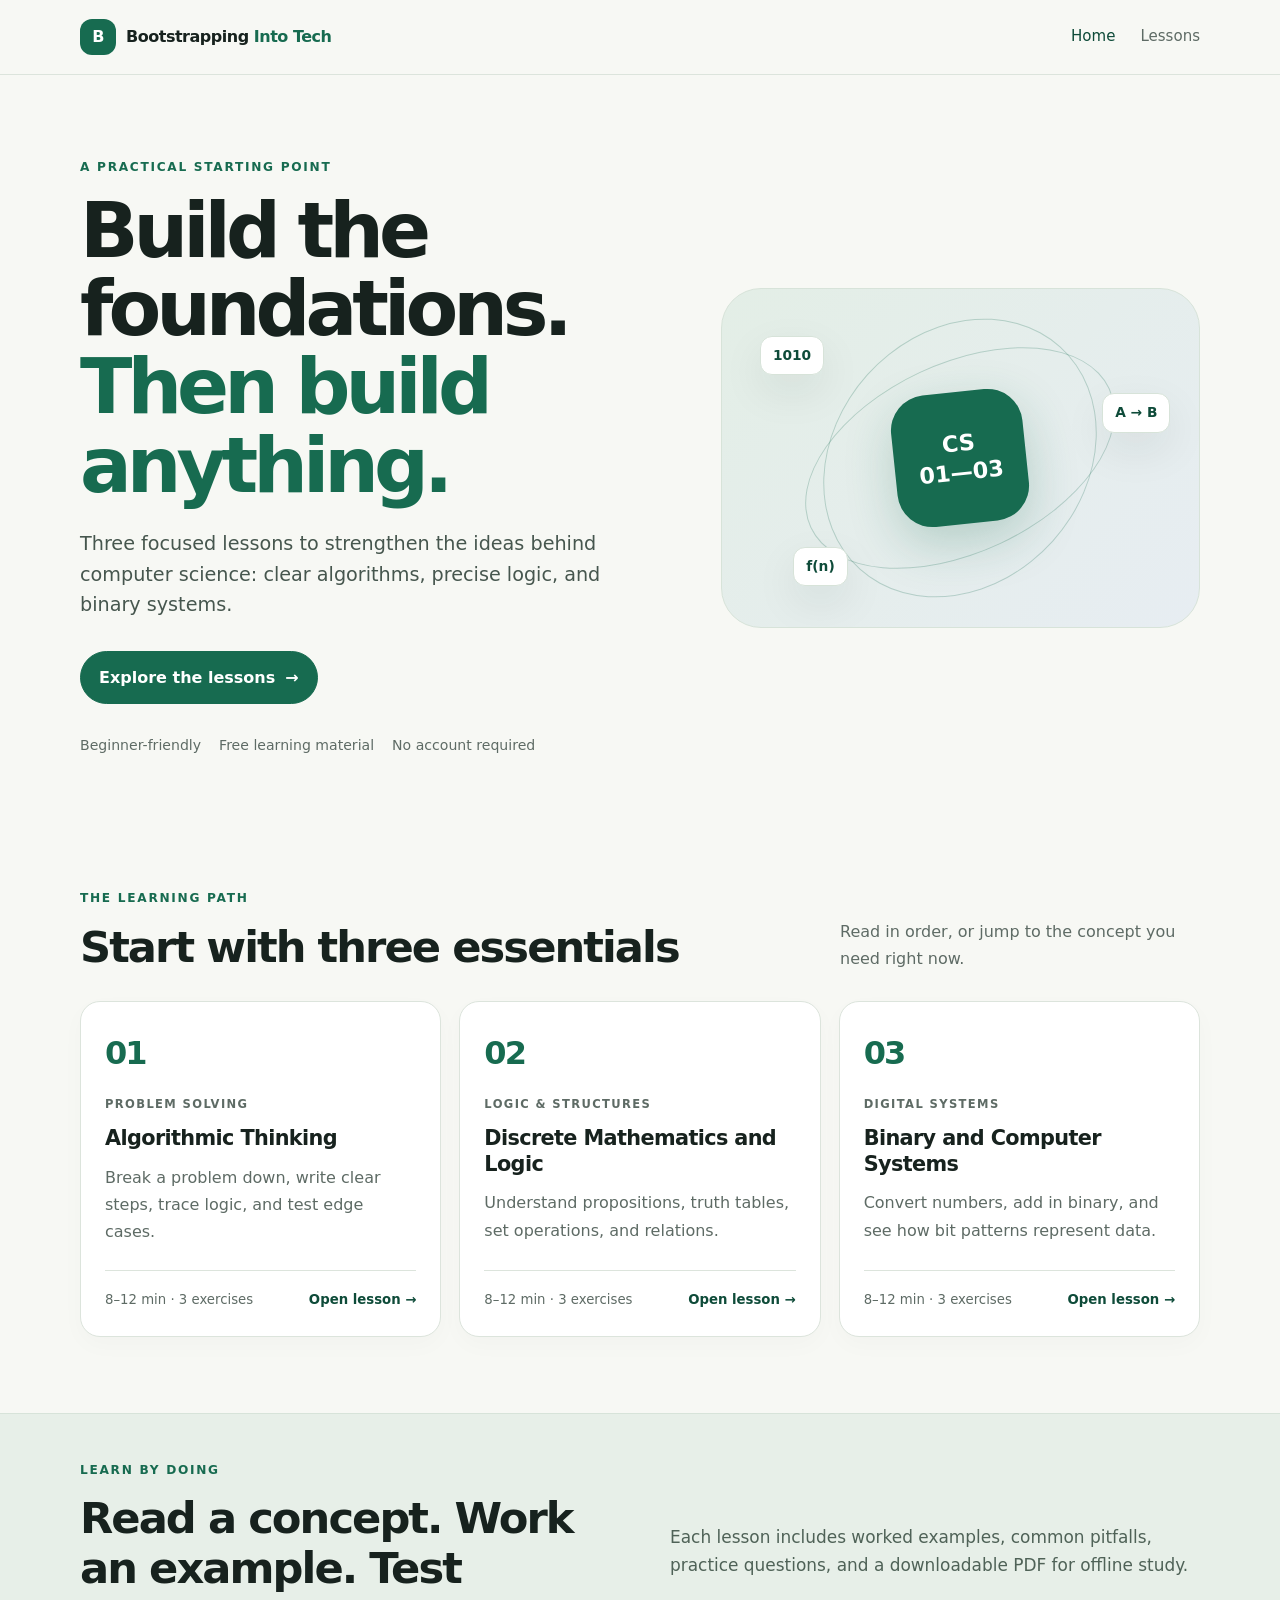
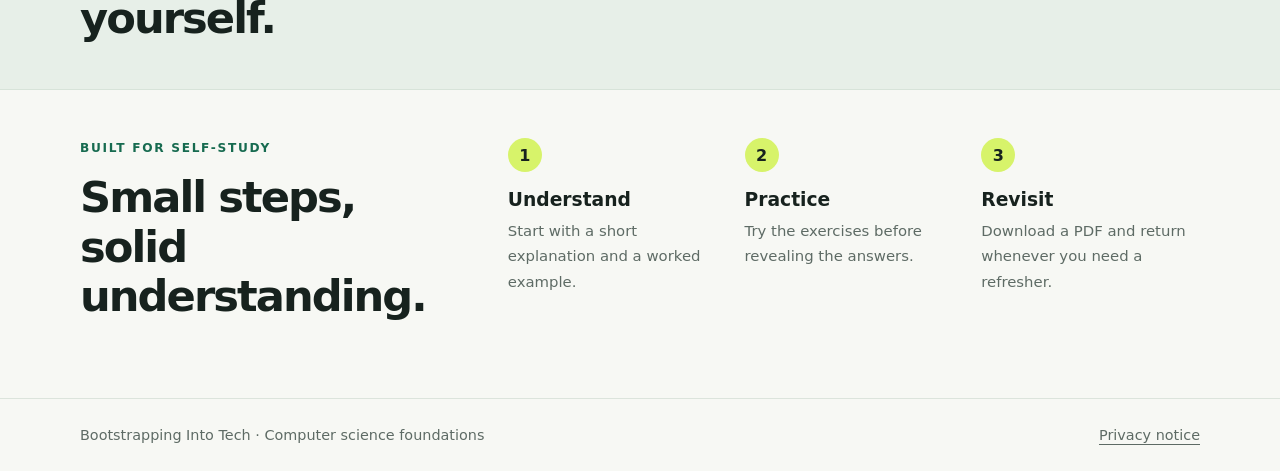
<file: index.html>
<!doctype html><html lang="en"><head><meta charset="utf-8"><meta name="viewport" content="width=device-width, initial-scale=1"><meta name="description" content="A practical, free introduction to core computer science foundations for university students."><title>Bootstrapping Into Tech | Computer Science Foundations</title><link rel="stylesheet" href="assets/css/styles.css">
<!-- Add your Umami tracking snippet here after configuring your real Website ID and script URL.
<script defer src="YOUR_UMAMI_TRACKING_SCRIPT_URL" data-website-id="YOUR_UMAMI_WEBSITE_ID"></script>
-->
<script defer src="assets/js/main.js"></script></head><body data-page="home"><a class="skip-link" href="#main">Skip to content</a>
<header class="site-header"><div class="container header-inner"><a class="brand" href="index.html"><span class="brand-mark">B</span><span>Bootstrapping <em>Into Tech</em></span></a><button class="menu-toggle" type="button" aria-expanded="false" aria-controls="primary-nav" aria-label="Open navigation"><span></span><span></span><span></span></button><nav id="primary-nav" class="primary-nav" aria-label="Main navigation"><a href="index.html" aria-current="page">Home</a><a href="#lessons">Lessons</a></nav></div></header>
<main id="main"><section class="hero container"><div class="hero-copy"><p class="eyebrow">A PRACTICAL STARTING POINT</p><h1>Build the foundations.<br><span>Then build anything.</span></h1><p class="lead">Three focused lessons to strengthen the ideas behind computer science: clear algorithms, precise logic, and binary systems.</p><div class="hero-actions"><a class="button" href="#lessons">Explore the lessons <span aria-hidden="true">→</span></a></div><div class="trust-row"><span>Beginner-friendly</span><span>Free learning material</span><span>No account required</span></div></div><div class="hero-visual" aria-hidden="true"><div class="orbit orbit-one"></div><div class="orbit orbit-two"></div><div class="core">CS<br>01—03</div><span class="node node-a">1010</span><span class="node node-b">A → B</span><span class="node node-c">f(n)</span></div></section>
<section class="container section" id="lessons"><div class="section-heading"><div><p class="eyebrow">THE LEARNING PATH</p><h2>Start with three essentials</h2></div><p>Read in order, or jump to the concept you need right now.</p></div><div class="lesson-grid">
<article class="lesson-card"><div class="card-number">01</div><p class="card-tag">PROBLEM SOLVING</p><h3>Algorithmic Thinking</h3><p>Break a problem down, write clear steps, trace logic, and test edge cases.</p><div class="card-bottom"><span>8–12 min · 3 exercises</span><a href="lessons/01-algorithmic-thinking.html">Open lesson →</a></div></article>
<article class="lesson-card"><div class="card-number">02</div><p class="card-tag">LOGIC & STRUCTURES</p><h3>Discrete Mathematics and Logic</h3><p>Understand propositions, truth tables, set operations, and relations.</p><div class="card-bottom"><span>8–12 min · 3 exercises</span><a href="lessons/02-discrete-mathematics-and-logic.html">Open lesson →</a></div></article>
<article class="lesson-card"><div class="card-number">03</div><p class="card-tag">DIGITAL SYSTEMS</p><h3>Binary and Computer Systems</h3><p>Convert numbers, add in binary, and see how bit patterns represent data.</p><div class="card-bottom"><span>8–12 min · 3 exercises</span><a href="lessons/03-binary-and-computer-systems.html">Open lesson →</a></div></article></div></section>
<section class="feature-band"><div class="container feature-inner"><div><p class="eyebrow">LEARN BY DOING</p><h2>Read a concept. Work an example. Test yourself.</h2></div><p>Each lesson includes worked examples, common pitfalls, practice questions, and a downloadable PDF for offline study.</p></div></section>
<section class="container section how-section"><div><p class="eyebrow">BUILT FOR SELF-STUDY</p><h2>Small steps, solid understanding.</h2></div><div class="steps"><article><span>1</span><h3>Understand</h3><p>Start with a short explanation and a worked example.</p></article><article><span>2</span><h3>Practice</h3><p>Try the exercises before revealing the answers.</p></article><article><span>3</span><h3>Revisit</h3><p>Download a PDF and return whenever you need a refresher.</p></article></div></section></main>
<footer class="site-footer"><div class="container footer-inner"><p>Bootstrapping Into Tech · Computer science foundations</p><a href="privacy.html">Privacy notice</a></div></footer></body></html>
</file>
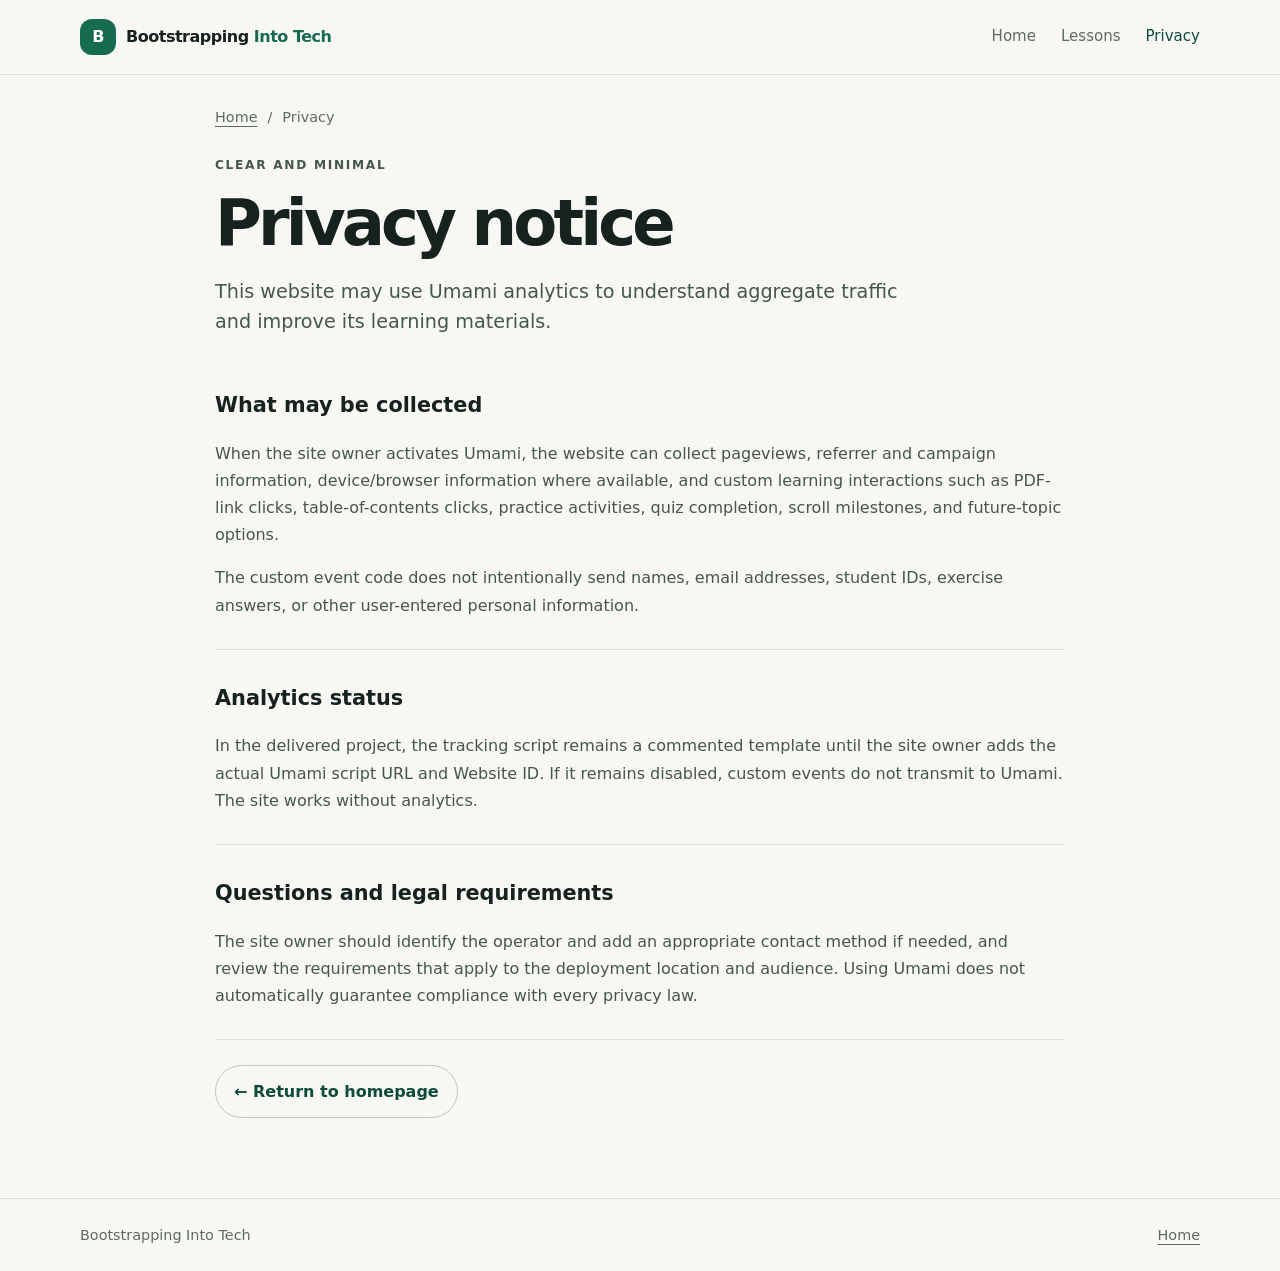
<file: privacy.html>
<!doctype html><html lang="en"><head><meta charset="utf-8"><meta name="viewport" content="width=device-width, initial-scale=1"><title>Privacy Notice | Bootstrapping Into Tech</title><link rel="stylesheet" href="assets/css/styles.css"><script defer src="assets/js/main.js"></script></head><body data-page="privacy"><a class="skip-link" href="#main">Skip to content</a><header class="site-header"><div class="container header-inner"><a class="brand" href="index.html"><span class="brand-mark">B</span><span>Bootstrapping <em>Into Tech</em></span></a><button class="menu-toggle" type="button" aria-expanded="false" aria-controls="primary-nav" aria-label="Open navigation"><span></span><span></span><span></span></button><nav id="primary-nav" class="primary-nav" aria-label="Main navigation"><a href="index.html">Home</a><a href="index.html#lessons">Lessons</a><a href="privacy.html" aria-current="page">Privacy</a></nav></div></header><main id="main" class="container policy-page"><div class="breadcrumbs"><a href="index.html">Home</a><span>/</span><span aria-current="page">Privacy</span></div><p class="eyebrow">CLEAR AND MINIMAL</p><h1>Privacy notice</h1><p class="lead">This website may use Umami analytics to understand aggregate traffic and improve its learning materials.</p><section><h2>What may be collected</h2><p>When the site owner activates Umami, the website can collect pageviews, referrer and campaign information, device/browser information where available, and custom learning interactions such as PDF-link clicks, table-of-contents clicks, practice activities, quiz completion, scroll milestones, and future-topic options.</p><p>The custom event code does not intentionally send names, email addresses, student IDs, exercise answers, or other user-entered personal information.</p></section><section><h2>Analytics status</h2><p>In the delivered project, the tracking script remains a commented template until the site owner adds the actual Umami script URL and Website ID. If it remains disabled, custom events do not transmit to Umami. The site works without analytics.</p></section><section><h2>Questions and legal requirements</h2><p>The site owner should identify the operator and add an appropriate contact method if needed, and review the requirements that apply to the deployment location and audience. Using Umami does not automatically guarantee compliance with every privacy law.</p></section><a class="button secondary" href="index.html">← Return to homepage</a></main><footer class="site-footer"><div class="container footer-inner"><p>Bootstrapping Into Tech</p><a href="index.html">Home</a></div></footer></body></html>
</file>
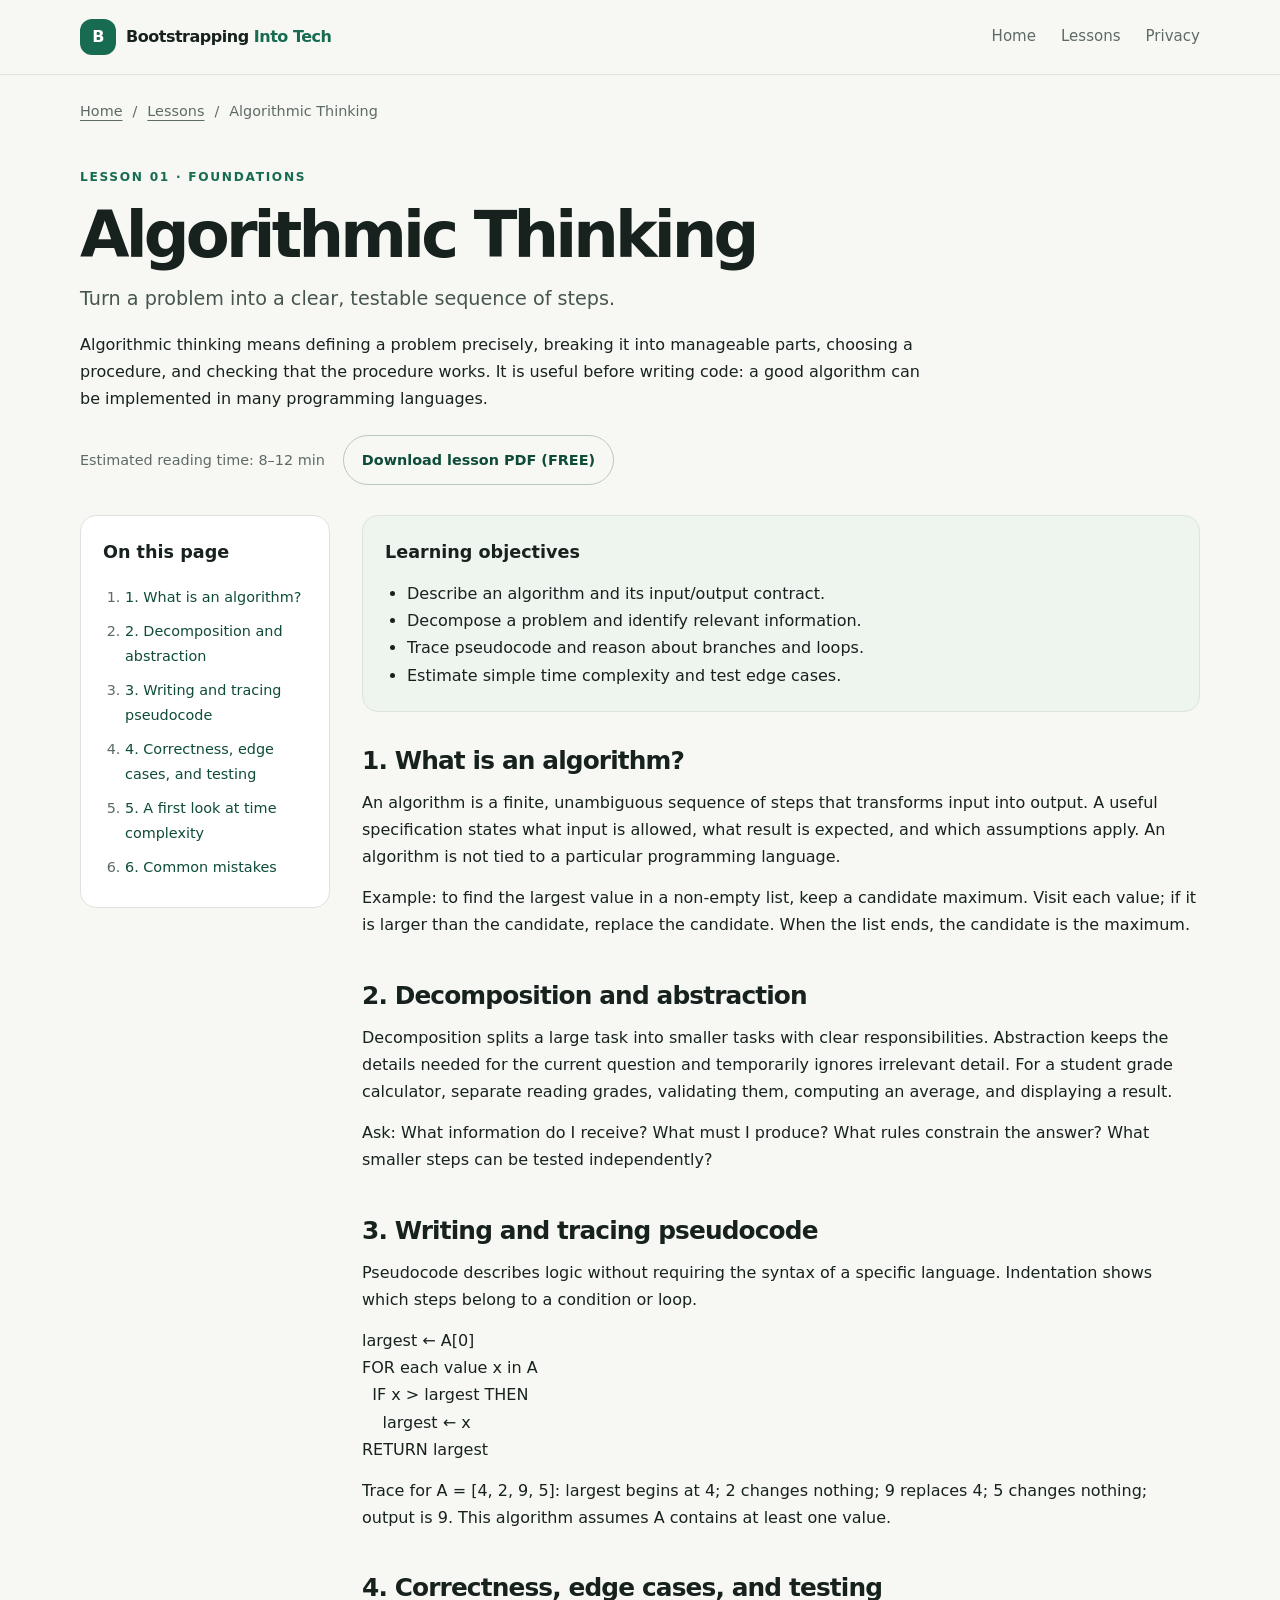
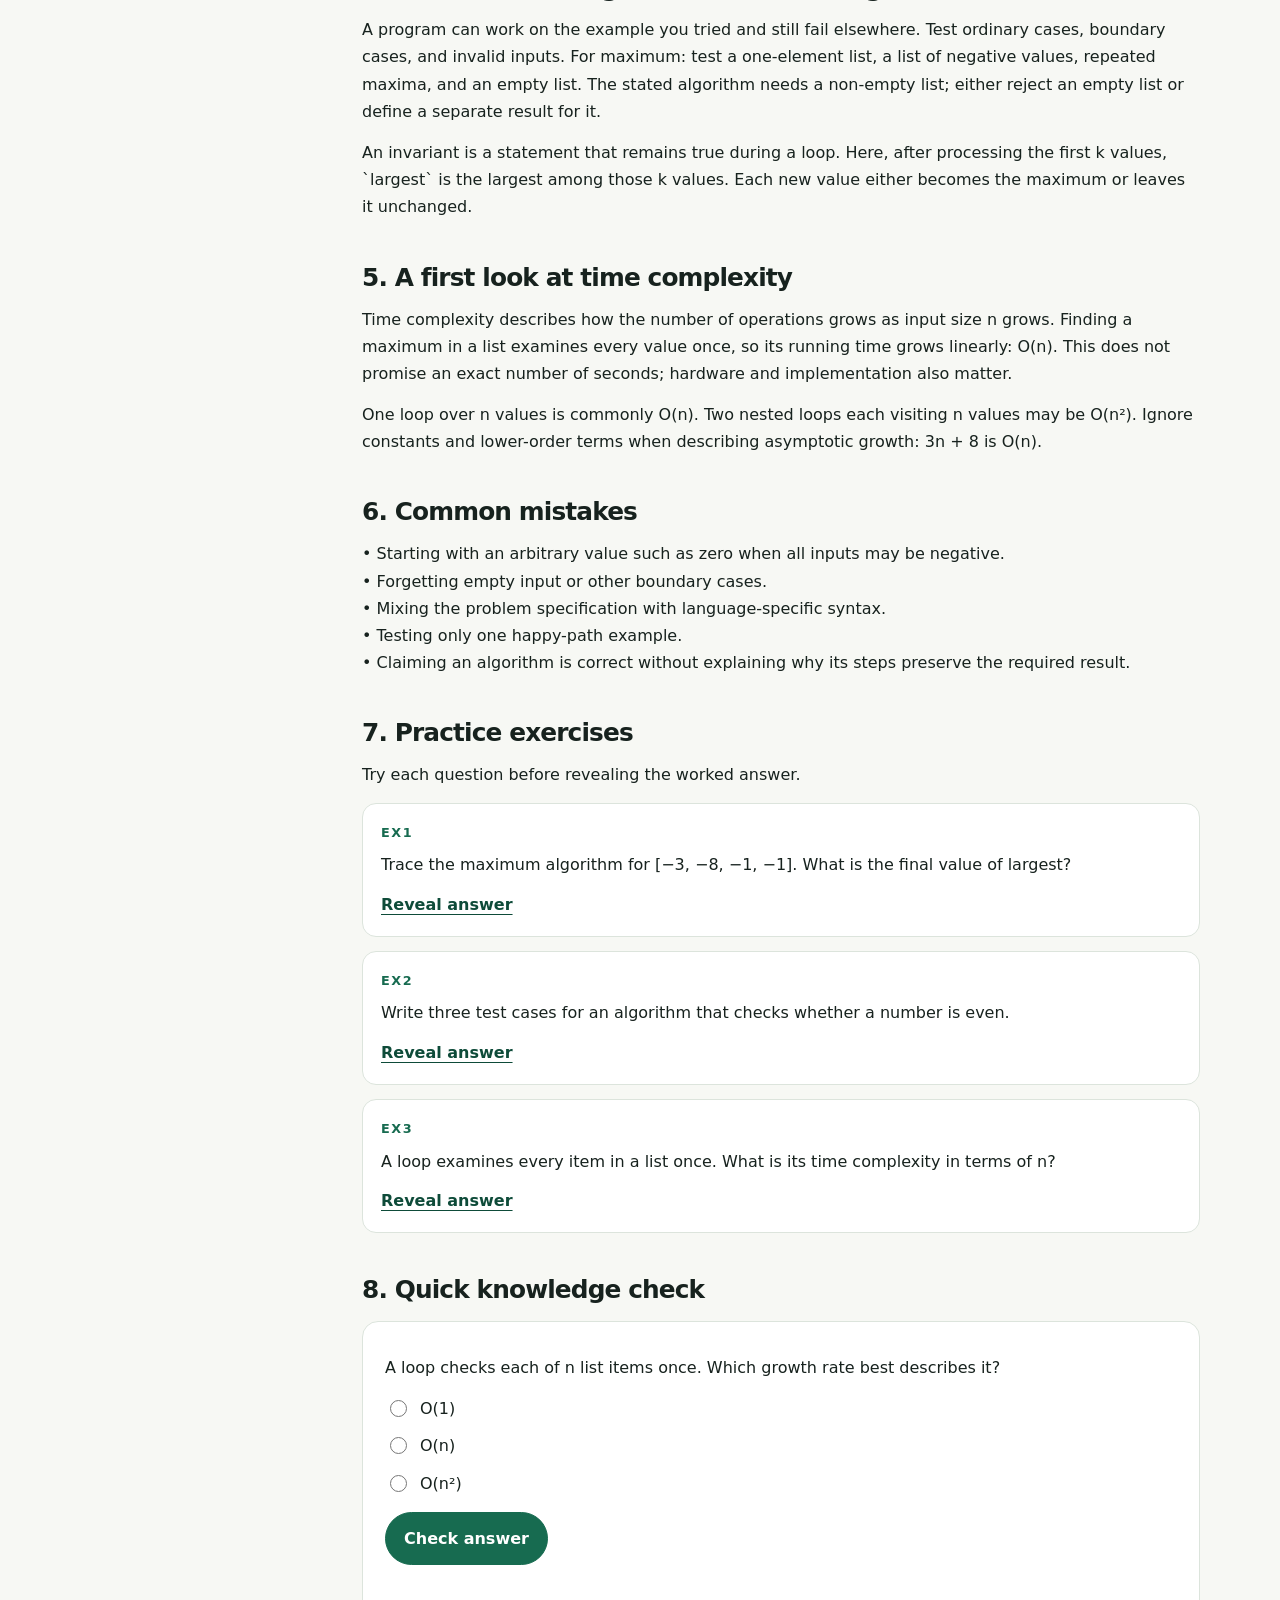
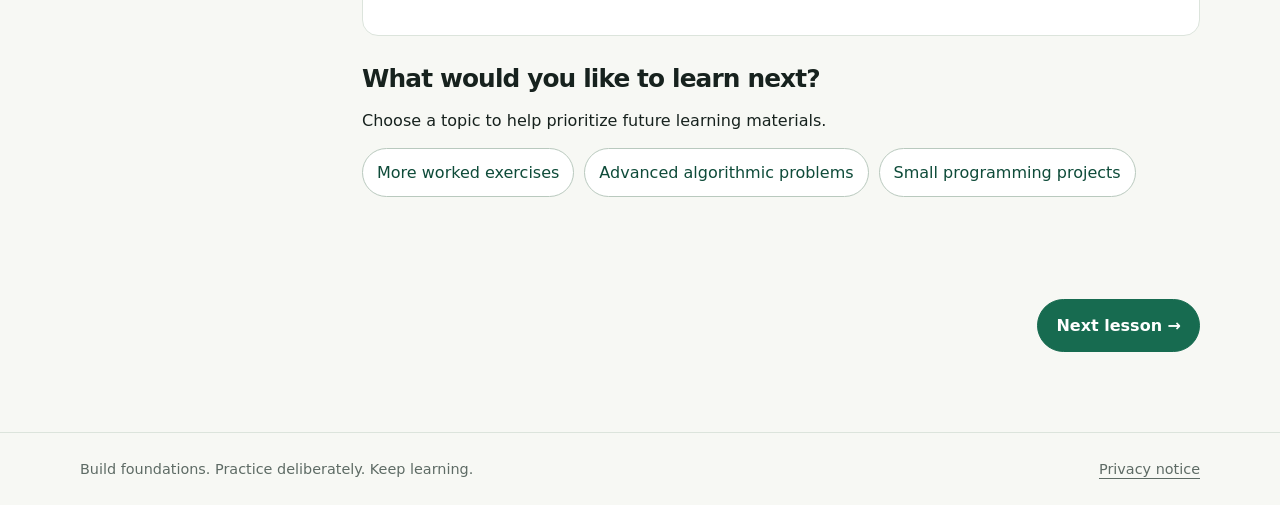
<file: lessons/01-algorithmic-thinking.html>
<!doctype html><html lang="en"><head><meta charset="utf-8"><meta name="viewport" content="width=device-width, initial-scale=1"><meta name="description" content="Turn a problem into a clear, testable sequence of steps."><title>Algorithmic Thinking | Bootstrapping Into Tech</title><link rel="stylesheet" href="../assets/css/styles.css">
<!-- Add your Umami tracking snippet here after configuring your real Website ID and script URL.
<script defer src="YOUR_UMAMI_TRACKING_SCRIPT_URL" data-website-id="YOUR_UMAMI_WEBSITE_ID"></script>
-->
<script defer src="../assets/js/main.js"></script></head>
<body data-page="lesson" data-lesson-id="01"><a class="skip-link" href="#main">Skip to content</a>
<header class="site-header"><div class="container header-inner"><a class="brand" href="../index.html"><span class="brand-mark">B</span><span>Bootstrapping <em>Into Tech</em></span></a><button class="menu-toggle" type="button" aria-expanded="false" aria-controls="primary-nav" aria-label="Open navigation"><span></span><span></span><span></span></button><nav id="primary-nav" class="primary-nav" aria-label="Main navigation"><a href="../index.html">Home</a><a href="../index.html#lessons">Lessons</a><a href="../privacy.html">Privacy</a></nav></div></header>
<main id="main" class="container lesson-layout"><div class="breadcrumbs"><a href="../index.html">Home</a><span>/</span><a href="../index.html#lessons">Lessons</a><span>/</span><span aria-current="page">Algorithmic Thinking</span></div>
<header class="lesson-hero"><p class="eyebrow">LESSON 01 · FOUNDATIONS</p><h1>Algorithmic Thinking</h1><p class="lead">Turn a problem into a clear, testable sequence of steps.</p><p>Algorithmic thinking means defining a problem precisely, breaking it into manageable parts, choosing a procedure, and checking that the procedure works. It is useful before writing code: a good algorithm can be implemented in many programming languages.</p><div class="meta-row"><span>Estimated reading time: 8–12 min</span><a class="button secondary" href="../pdfs/01-algorithmic-thinking.pdf" download data-pdf-download data-file-name="01-algorithmic-thinking.pdf">Download lesson PDF (FREE)</a></div></header>
<div class="lesson-columns"><aside class="toc panel" aria-label="Table of contents"><h2>On this page</h2><ol><li><a href="#what-is-an-algorithm">1. What is an algorithm?</a></li><li><a href="#decomposition">2. Decomposition and abstraction</a></li><li><a href="#pseudocode">3. Writing and tracing pseudocode</a></li><li><a href="#correctness">4. Correctness, edge cases, and testing</a></li><li><a href="#complexity">5. A first look at time complexity</a></li><li><a href="#mistakes">6. Common mistakes</a></li></ol></aside><div class="lesson-content"><section class="panel objectives"><h2>Learning objectives</h2><ul><li>Describe an algorithm and its input/output contract.</li><li>Decompose a problem and identify relevant information.</li><li>Trace pseudocode and reason about branches and loops.</li><li>Estimate simple time complexity and test edge cases.</li></ul></section>
<section class="content-section" id="what-is-an-algorithm"><h2>1. What is an algorithm?</h2>
<p>An algorithm is a finite, unambiguous sequence of steps that transforms input into output. A useful specification states what input is allowed, what result is expected, and which assumptions apply. An algorithm is not tied to a particular programming language.</p>
<p>Example: to find the largest value in a non-empty list, keep a candidate maximum. Visit each value; if it is larger than the candidate, replace the candidate. When the list ends, the candidate is the maximum.</p>
</section><section class="content-section" id="decomposition"><h2>2. Decomposition and abstraction</h2>
<p>Decomposition splits a large task into smaller tasks with clear responsibilities. Abstraction keeps the details needed for the current question and temporarily ignores irrelevant detail. For a student grade calculator, separate reading grades, validating them, computing an average, and displaying a result.</p>
<p>Ask: What information do I receive? What must I produce? What rules constrain the answer? What smaller steps can be tested independently?</p>
</section><section class="content-section" id="pseudocode"><h2>3. Writing and tracing pseudocode</h2>
<p>Pseudocode describes logic without requiring the syntax of a specific language. Indentation shows which steps belong to a condition or loop.</p>
<p>largest ← A[0]<br>FOR each value x in A<br>&ThickSpace; IF x &gt; largest THEN<br>&ThickSpace; &ThickSpace; largest ← x<br>RETURN largest</p>
<p>Trace for A = [4, 2, 9, 5]: largest begins at 4; 2 changes nothing; 9 replaces 4; 5 changes nothing; output is 9. This algorithm assumes A contains at least one value.</p>
</section><section class="content-section" id="correctness"><h2>4. Correctness, edge cases, and testing</h2>
<p>A program can work on the example you tried and still fail elsewhere. Test ordinary cases, boundary cases, and invalid inputs. For maximum: test a one-element list, a list of negative values, repeated maxima, and an empty list. The stated algorithm needs a non-empty list; either reject an empty list or define a separate result for it.</p>
<p>An invariant is a statement that remains true during a loop. Here, after processing the first k values, `largest` is the largest among those k values. Each new value either becomes the maximum or leaves it unchanged.</p>
</section><section class="content-section" id="complexity"><h2>5. A first look at time complexity</h2>
<p>Time complexity describes how the number of operations grows as input size n grows. Finding a maximum in a list examines every value once, so its running time grows linearly: O(n). This does not promise an exact number of seconds; hardware and implementation also matter.</p>
<p>One loop over n values is commonly O(n). Two nested loops each visiting n values may be O(n²). Ignore constants and lower-order terms when describing asymptotic growth: 3n + 8 is O(n).</p>
</section><section class="content-section" id="mistakes"><h2>6. Common mistakes</h2>
<p>• Starting with an arbitrary value such as zero when all inputs may be negative.<br>• Forgetting empty input or other boundary cases.<br>• Mixing the problem specification with language-specific syntax.<br>• Testing only one happy-path example.<br>• Claiming an algorithm is correct without explaining why its steps preserve the required result.</p>
</section>
<section class="content-section" id="practice"><h2>7. Practice exercises</h2><p>Try each question before revealing the worked answer.</p><article class="exercise" id="ex1" data-exercise-id="ex1"><h3>EX1</h3><p>Trace the maximum algorithm for [−3, −8, −1, −1]. What is the final value of largest?</p><button class="text-button answer-toggle" type="button" aria-expanded="false" aria-controls="answer-ex1" data-answer-reveal data-exercise-id="ex1">Reveal answer</button><div class="answer" id="answer-ex1" hidden><p><strong>Answer:</strong> −1. The candidate starts at −3, then becomes −1 when that value is encountered.</p></div></article><article class="exercise" id="ex2" data-exercise-id="ex2"><h3>EX2</h3><p>Write three test cases for an algorithm that checks whether a number is even.</p><button class="text-button answer-toggle" type="button" aria-expanded="false" aria-controls="answer-ex2" data-answer-reveal data-exercise-id="ex2">Reveal answer</button><div class="answer" id="answer-ex2" hidden><p><strong>Answer:</strong> For example: 0 (even), 7 (odd), and −4 (even). These cover zero, an odd value, and a negative value.</p></div></article><article class="exercise" id="ex3" data-exercise-id="ex3"><h3>EX3</h3><p>A loop examines every item in a list once. What is its time complexity in terms of n?</p><button class="text-button answer-toggle" type="button" aria-expanded="false" aria-controls="answer-ex3" data-answer-reveal data-exercise-id="ex3">Reveal answer</button><div class="answer" id="answer-ex3" hidden><p><strong>Answer:</strong> O(n), linear time.</p></div></article></section>
<section class="content-section" id="knowledge-check"><h2>8. Quick knowledge check</h2><div class="panel quiz" data-quiz data-correct="b"><p>A loop checks each of n list items once. Which growth rate best describes it?</p><form><label class="quiz-option"><input type="radio" name="quiz-01" value="a"> O(1)</label><label class="quiz-option"><input type="radio" name="quiz-01" value="b"> O(n)</label><label class="quiz-option"><input type="radio" name="quiz-01" value="c"> O(n²)</label><button class="button" type="submit">Check answer</button></form><p class="quiz-feedback" aria-live="polite"></p></div></section>
<section class="content-section" id="next-topics"><h2>What would you like to learn next?</h2><p>Choose a topic to help prioritize future learning materials.</p><div class="topic-options"><button class="topic-option" type="button" data-topic-id="more_exercises" aria-pressed="false">More worked exercises</button><button class="topic-option" type="button" data-topic-id="advanced_algorithms" aria-pressed="false">Advanced algorithmic problems</button><button class="topic-option" type="button" data-topic-id="programming_projects" aria-pressed="false">Small programming projects</button></div><p class="topic-feedback" aria-live="polite"></p></section><div class="lesson-pagination"><span></span><a class="button" href="02-discrete-mathematics-and-logic.html" data-next-lesson data-from-lesson="01" data-to-lesson="02">Next lesson →</a></div></div></div></main>
<footer class="site-footer"><div class="container footer-inner"><p>Build foundations. Practice deliberately. Keep learning.</p><a href="../privacy.html">Privacy notice</a></div></footer></body></html>
</file>
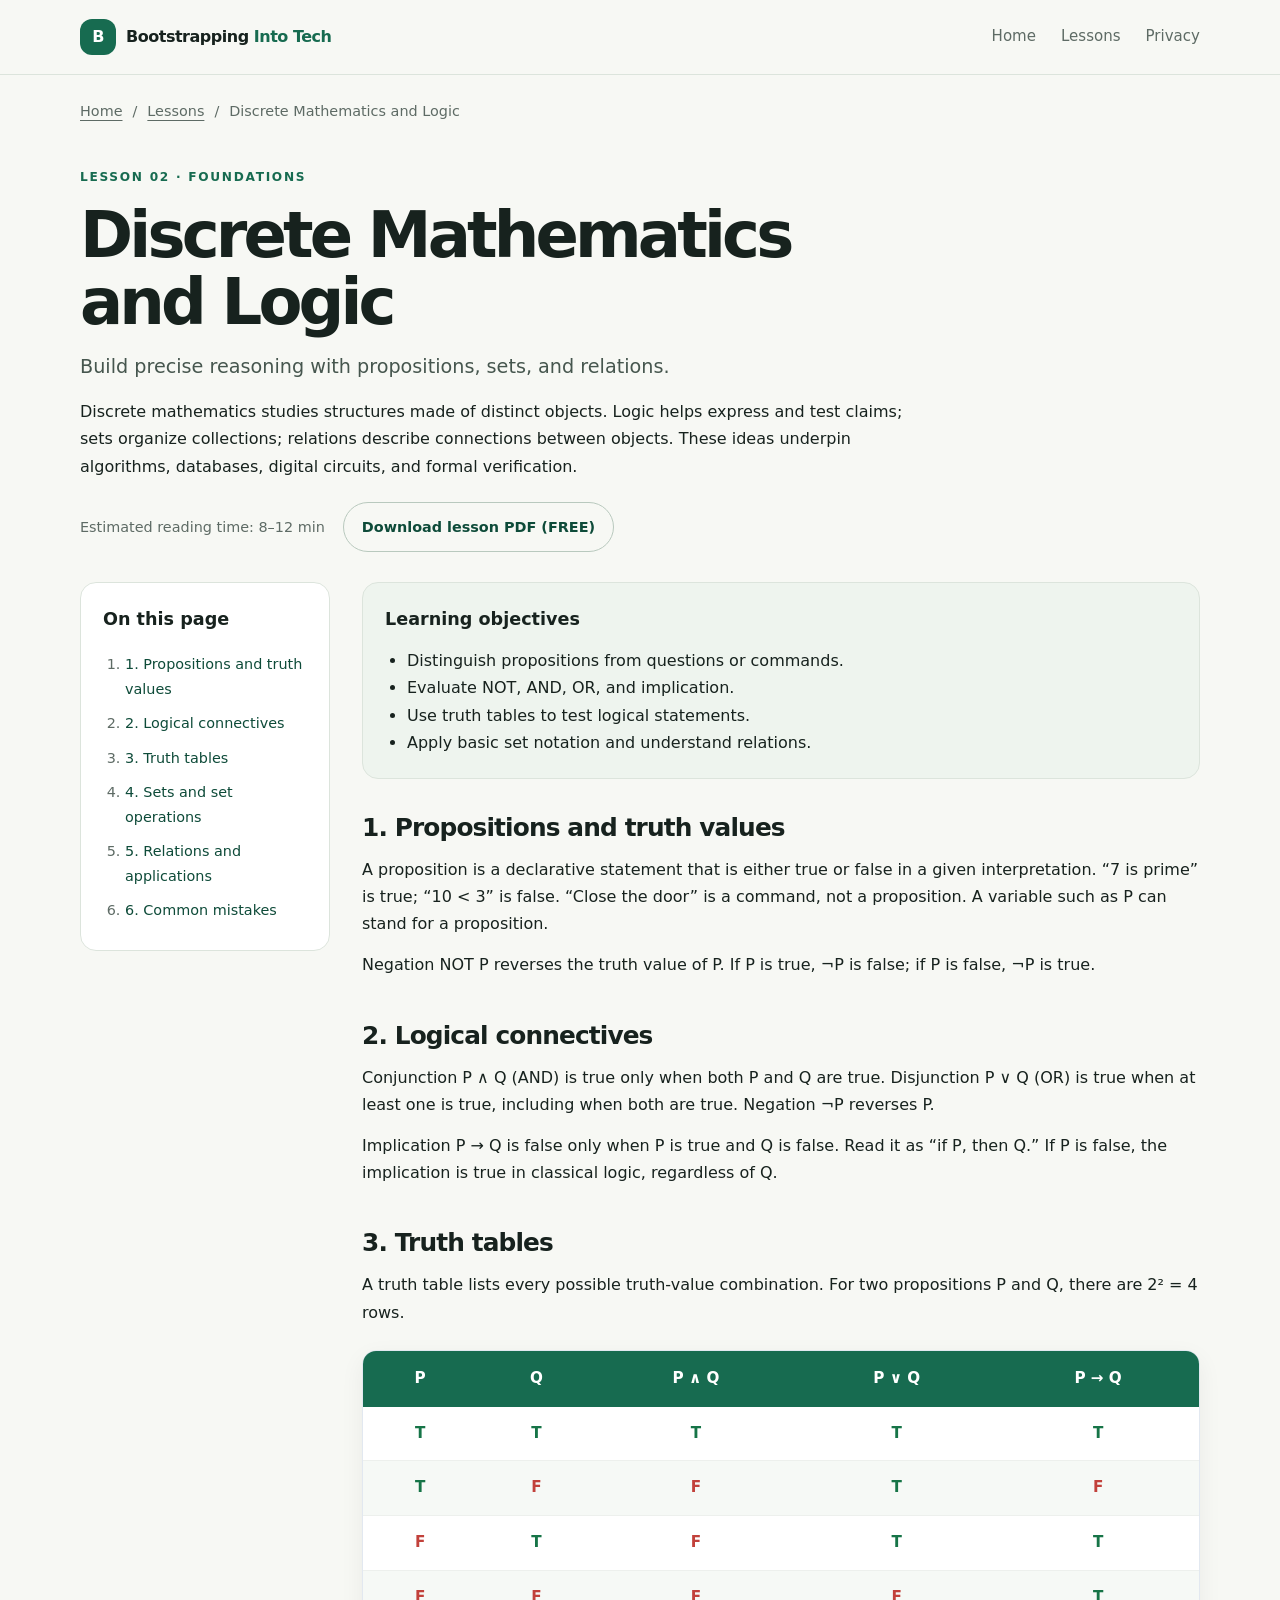
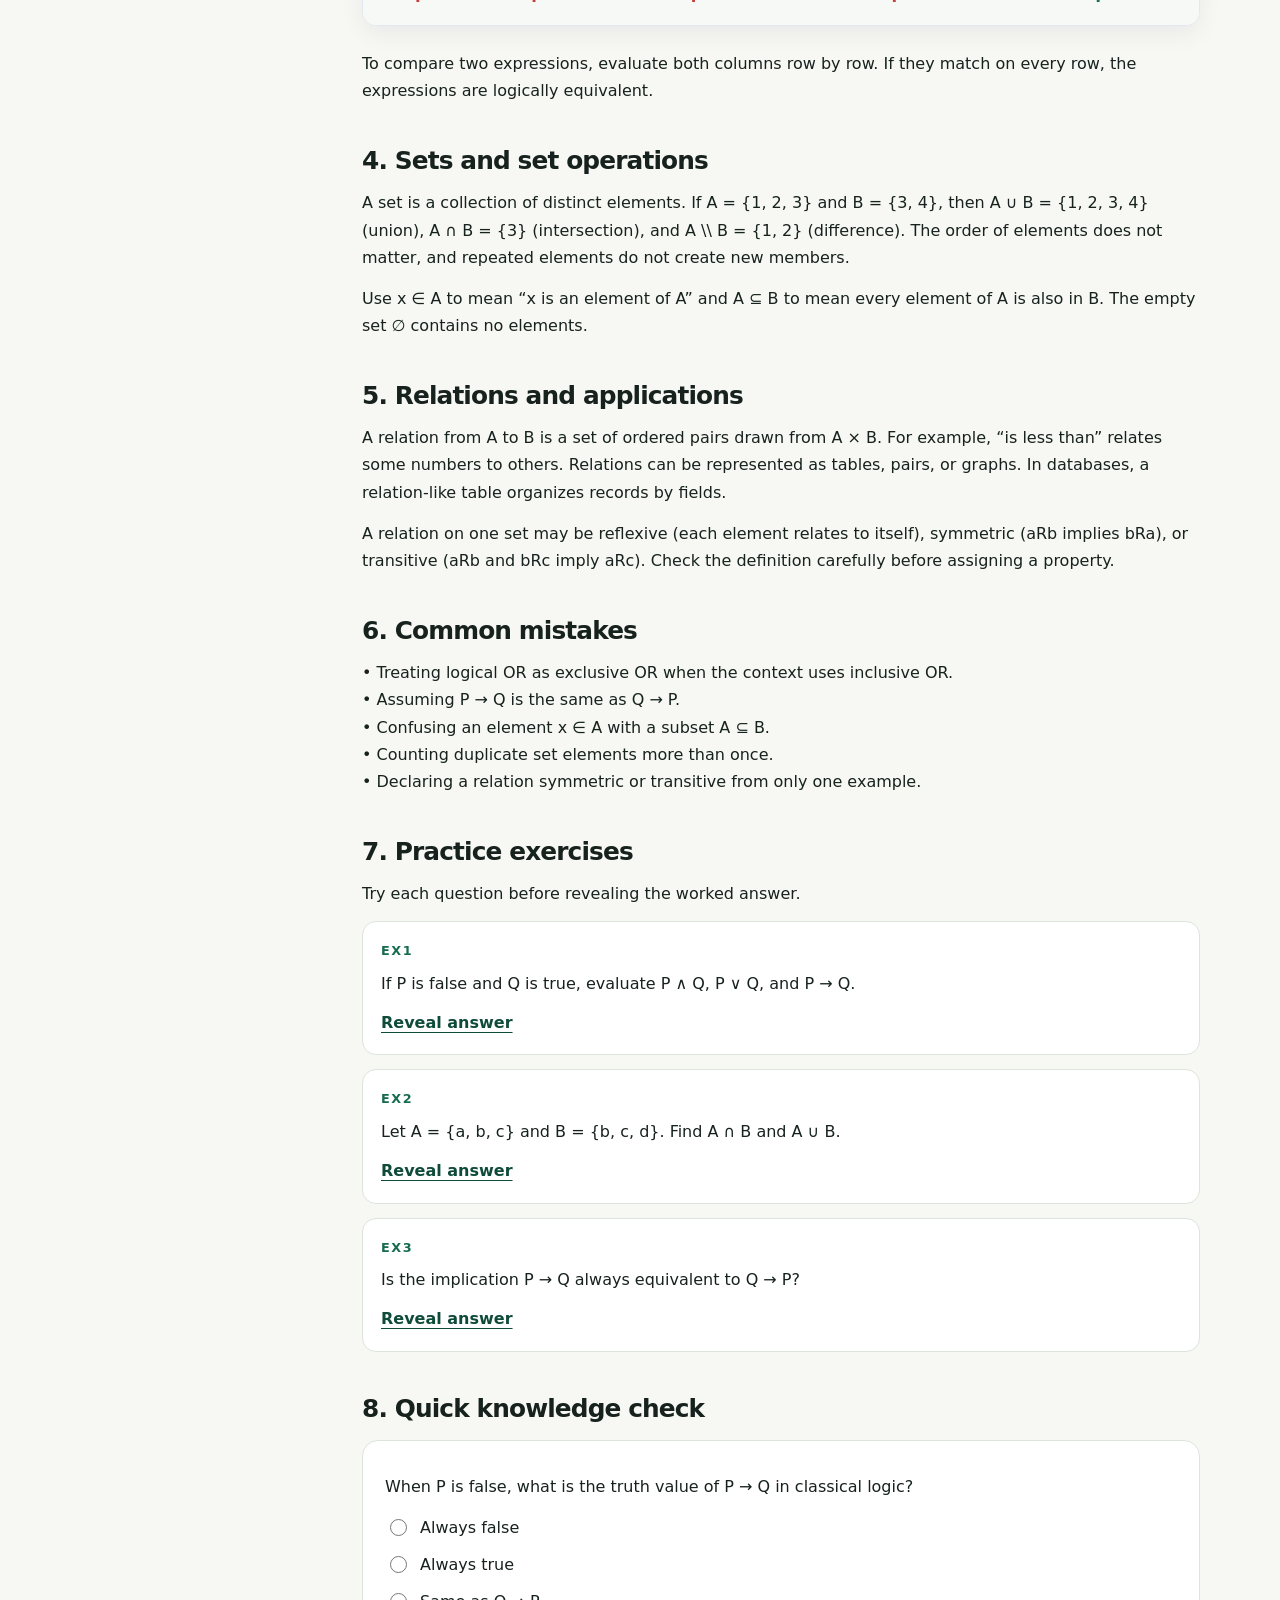
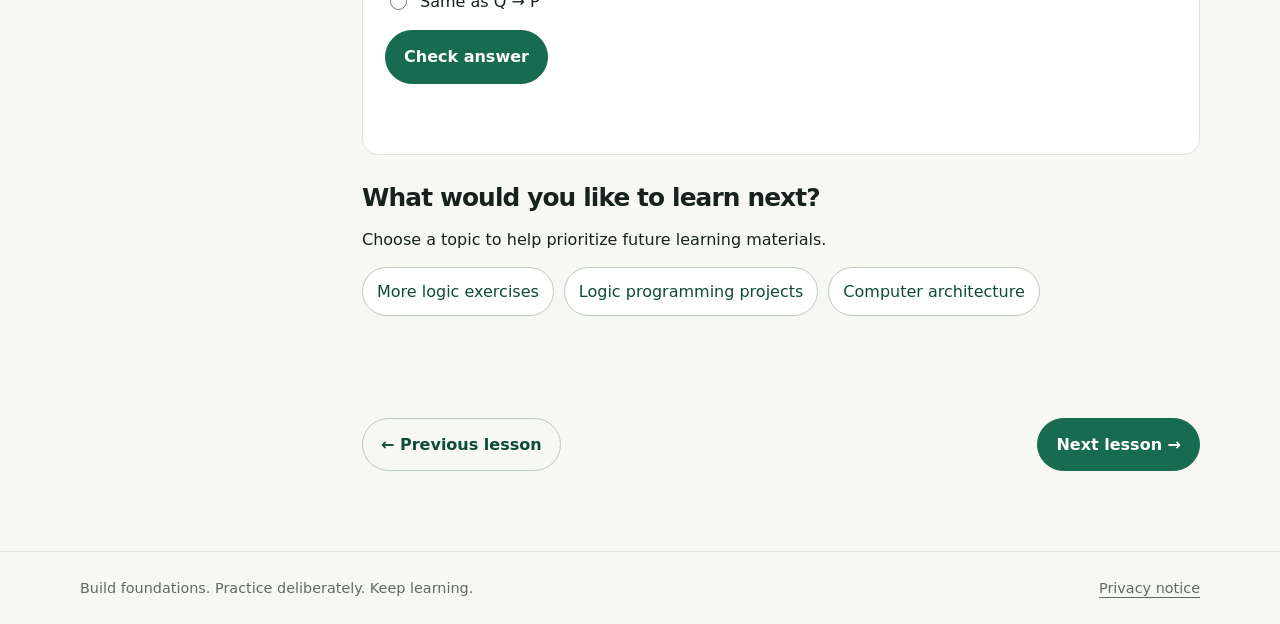
<file: lessons/02-discrete-mathematics-and-logic.html>
<!doctype html><html lang="en"><head><meta charset="utf-8"><meta name="viewport" content="width=device-width, initial-scale=1"><meta name="description" content="Build precise reasoning with propositions, sets, and relations."><title>Discrete Mathematics and Logic | Bootstrapping Into Tech</title><link rel="stylesheet" href="../assets/css/styles.css">
<!-- Add your Umami tracking snippet here after configuring your real Website ID and script URL.
<script defer src="YOUR_UMAMI_TRACKING_SCRIPT_URL" data-website-id="YOUR_UMAMI_WEBSITE_ID"></script>
-->
<script defer src="../assets/js/main.js"></script></head>
<body data-page="lesson" data-lesson-id="02"><a class="skip-link" href="#main">Skip to content</a>
<header class="site-header"><div class="container header-inner"><a class="brand" href="../index.html"><span class="brand-mark">B</span><span>Bootstrapping <em>Into Tech</em></span></a><button class="menu-toggle" type="button" aria-expanded="false" aria-controls="primary-nav" aria-label="Open navigation"><span></span><span></span><span></span></button><nav id="primary-nav" class="primary-nav" aria-label="Main navigation"><a href="../index.html">Home</a><a href="../index.html#lessons">Lessons</a><a href="../privacy.html">Privacy</a></nav></div></header>
<main id="main" class="container lesson-layout"><div class="breadcrumbs"><a href="../index.html">Home</a><span>/</span><a href="../index.html#lessons">Lessons</a><span>/</span><span aria-current="page">Discrete Mathematics and Logic</span></div>
<header class="lesson-hero"><p class="eyebrow">LESSON 02 · FOUNDATIONS</p><h1>Discrete Mathematics and Logic</h1><p class="lead">Build precise reasoning with propositions, sets, and relations.</p><p>Discrete mathematics studies structures made of distinct objects. Logic helps express and test claims; sets organize collections; relations describe connections between objects. These ideas underpin algorithms, databases, digital circuits, and formal verification.</p><div class="meta-row"><span>Estimated reading time: 8–12 min</span><a class="button secondary" href="../pdfs/02-discrete-mathematics-and-logic.pdf" download data-pdf-download data-file-name="02-discrete-mathematics-and-logic.pdf">Download lesson PDF (FREE)</a></div></header>
<div class="lesson-columns"><aside class="toc panel" aria-label="Table of contents"><h2>On this page</h2><ol><li><a href="#propositions">1. Propositions and truth values</a></li><li><a href="#connectives">2. Logical connectives</a></li><li><a href="#truth-table">3. Truth tables</a></li><li><a href="#sets">4. Sets and set operations</a></li><li><a href="#relations">5. Relations and applications</a></li><li><a href="#mistakes">6. Common mistakes</a></li></ol></aside><div class="lesson-content"><section class="panel objectives"><h2>Learning objectives</h2><ul><li>Distinguish propositions from questions or commands.</li><li>Evaluate NOT, AND, OR, and implication.</li><li>Use truth tables to test logical statements.</li><li>Apply basic set notation and understand relations.</li></ul></section>
<section class="content-section" id="propositions"><h2>1. Propositions and truth values</h2>
<p>A proposition is a declarative statement that is either true or false in a given interpretation. “7 is prime” is true; “10 &lt; 3” is false. “Close the door” is a command, not a proposition. A variable such as P can stand for a proposition.</p>
<p>Negation NOT P reverses the truth value of P. If P is true, ¬P is false; if P is false, ¬P is true.</p>
</section><section class="content-section" id="connectives"><h2>2. Logical connectives</h2>
<p>Conjunction P ∧ Q (AND) is true only when both P and Q are true. Disjunction P ∨ Q (OR) is true when at least one is true, including when both are true. Negation ¬P reverses P.</p>
<p>Implication P → Q is false only when P is true and Q is false. Read it as “if P, then Q.” If P is false, the implication is true in classical logic, regardless of Q.</p>
</section><section class="content-section" id="truth-table"><h2>3. Truth tables</h2>
<p>A truth table lists every possible truth-value combination. For two propositions P and Q, there are 2² = 4 rows.</p>
<div class="table-wrapper">
  <table class="modern-table">
    <thead>
      <tr>
        <th scope="col">P</th>
        <th scope="col">Q</th>
        <th scope="col">P ∧ Q</th>
        <th scope="col">P ∨ Q</th>
        <th scope="col">P → Q</th>
      </tr>
    </thead>
    <tbody>
      <tr>
        <td class="true">T</td>
        <td class="true">T</td>
        <td class="true">T</td>
        <td class="true">T</td>
        <td class="true">T</td>
      </tr>
      <tr>
        <td class="true">T</td>
        <td class="false">F</td>
        <td class="false">F</td>
        <td class="true">T</td>
        <td class="false">F</td>
      </tr>
      <tr>
        <td class="false">F</td>
        <td class="true">T</td>
        <td class="false">F</td>
        <td class="true">T</td>
        <td class="true">T</td>
      </tr>
      <tr>
        <td class="false">F</td>
        <td class="false">F</td>
        <td class="false">F</td>
        <td class="false">F</td>
        <td class="true">T</td>
      </tr>
    </tbody>
  </table>
</div>

<style>
  .table-wrapper {
    width: 100%;
    overflow-x: auto;
    margin: 1.5rem 0;
    border: 1px solid #e2e8f0;
    border-radius: 14px;
    background: #ffffff;
    box-shadow: 0 8px 24px rgba(15, 23, 42, 0.06);
    -webkit-overflow-scrolling: touch;
  }

  .modern-table {
    width: 100%;
    min-width: 320px;
    border-collapse: collapse;
    text-align: center;
    font-family: system-ui, -apple-system, BlinkMacSystemFont, "Segoe UI",
      sans-serif;
    font-size: 0.95rem;
  }

  .modern-table thead {
    background: #176b50;
    color: #ffffff;
  }

  .modern-table th {
    padding: 15px 18px;
    font-weight: 700;
    white-space: nowrap;
  }

  .modern-table td {
    padding: 14px 18px;
    border-bottom: 1px solid #edf0ed;
    font-weight: 600;
    transition: background-color 0.2s ease;
  }

  .modern-table tbody tr:nth-child(even) {
    background: #f6f9f6;
  }

  .modern-table tbody tr:hover {
    background: #eaf4ed;
  }

  .modern-table tbody tr:last-child td {
    border-bottom: none;
  }

  .modern-table .true {
    color: #167447;
  }

  .modern-table .false {
    color: #c2413b;
  }

  @media (max-width: 480px) {
    .modern-table {
      font-size: 0.85rem;
    }

    .modern-table th,
    .modern-table td {
      padding: 12px 10px;
    }
  }

  @media (prefers-reduced-motion: reduce) {
    .modern-table td {
      transition: none;
    }
  }
</style>
<p>To compare two expressions, evaluate both columns row by row. If they match on every row, the expressions are logically equivalent.</p>
</section><section class="content-section" id="sets"><h2>4. Sets and set operations</h2>
<p>A set is a collection of distinct elements. If A = {1, 2, 3} and B = {3, 4}, then A ∪ B = {1, 2, 3, 4} (union), A ∩ B = {3} (intersection), and A \\ B = {1, 2} (difference). The order of elements does not matter, and repeated elements do not create new members.</p>
<p>Use x ∈ A to mean “x is an element of A” and A ⊆ B to mean every element of A is also in B. The empty set ∅ contains no elements.</p>
</section><section class="content-section" id="relations"><h2>5. Relations and applications</h2>
<p>A relation from A to B is a set of ordered pairs drawn from A × B. For example, “is less than” relates some numbers to others. Relations can be represented as tables, pairs, or graphs. In databases, a relation-like table organizes records by fields.</p>
<p>A relation on one set may be reflexive (each element relates to itself), symmetric (aRb implies bRa), or transitive (aRb and bRc imply aRc). Check the definition carefully before assigning a property.</p>
</section><section class="content-section" id="mistakes"><h2>6. Common mistakes</h2>
<p>• Treating logical OR as exclusive OR when the context uses inclusive OR.<br>• Assuming P → Q is the same as Q → P.<br>• Confusing an element x ∈ A with a subset A ⊆ B.<br>• Counting duplicate set elements more than once.<br>• Declaring a relation symmetric or transitive from only one example.</p>
</section>
<section class="content-section" id="practice"><h2>7. Practice exercises</h2><p>Try each question before revealing the worked answer.</p><article class="exercise" id="ex1" data-exercise-id="ex1"><h3>EX1</h3><p>If P is false and Q is true, evaluate P ∧ Q, P ∨ Q, and P → Q.</p><button class="text-button answer-toggle" type="button" aria-expanded="false" aria-controls="answer-ex1" data-answer-reveal data-exercise-id="ex1">Reveal answer</button><div class="answer" id="answer-ex1" hidden><p><strong>Answer:</strong> P ∧ Q is false; P ∨ Q is true; P → Q is true because a false antecedent makes the implication true in classical logic.</p></div></article><article class="exercise" id="ex2" data-exercise-id="ex2"><h3>EX2</h3><p>Let A = {a, b, c} and B = {b, c, d}. Find A ∩ B and A ∪ B.</p><button class="text-button answer-toggle" type="button" aria-expanded="false" aria-controls="answer-ex2" data-answer-reveal data-exercise-id="ex2">Reveal answer</button><div class="answer" id="answer-ex2" hidden><p><strong>Answer:</strong> A ∩ B = {b, c}; A ∪ B = {a, b, c, d}.</p></div></article><article class="exercise" id="ex3" data-exercise-id="ex3"><h3>EX3</h3><p>Is the implication P → Q always equivalent to Q → P?</p><button class="text-button answer-toggle" type="button" aria-expanded="false" aria-controls="answer-ex3" data-answer-reveal data-exercise-id="ex3">Reveal answer</button><div class="answer" id="answer-ex3" hidden><p><strong>Answer:</strong> No. For P true and Q false, P → Q is false while Q → P is true.</p></div></article></section>
<section class="content-section" id="knowledge-check"><h2>8. Quick knowledge check</h2><div class="panel quiz" data-quiz data-correct="b"><p>When P is false, what is the truth value of P → Q in classical logic?</p><form><label class="quiz-option"><input type="radio" name="quiz-02" value="a"> Always false</label><label class="quiz-option"><input type="radio" name="quiz-02" value="b"> Always true</label><label class="quiz-option"><input type="radio" name="quiz-02" value="c"> Same as Q → P</label><button class="button" type="submit">Check answer</button></form><p class="quiz-feedback" aria-live="polite"></p></div></section>
<section class="content-section" id="next-topics"><h2>What would you like to learn next?</h2><p>Choose a topic to help prioritize future learning materials.</p><div class="topic-options"><button class="topic-option" type="button" data-topic-id="more_exercises" aria-pressed="false">More logic exercises</button><button class="topic-option" type="button" data-topic-id="programming_projects" aria-pressed="false">Logic programming projects</button><button class="topic-option" type="button" data-topic-id="computer_architecture" aria-pressed="false">Computer architecture</button></div><p class="topic-feedback" aria-live="polite"></p></section><div class="lesson-pagination"><a class="button secondary" href="01-algorithmic-thinking.html">← Previous lesson</a><a class="button" href="03-binary-and-computer-systems.html" data-next-lesson data-from-lesson="02" data-to-lesson="03">Next lesson →</a></div></div></div></main>
<footer class="site-footer"><div class="container footer-inner"><p>Build foundations. Practice deliberately. Keep learning.</p><a href="../privacy.html">Privacy notice</a></div></footer></body></html>
</file>
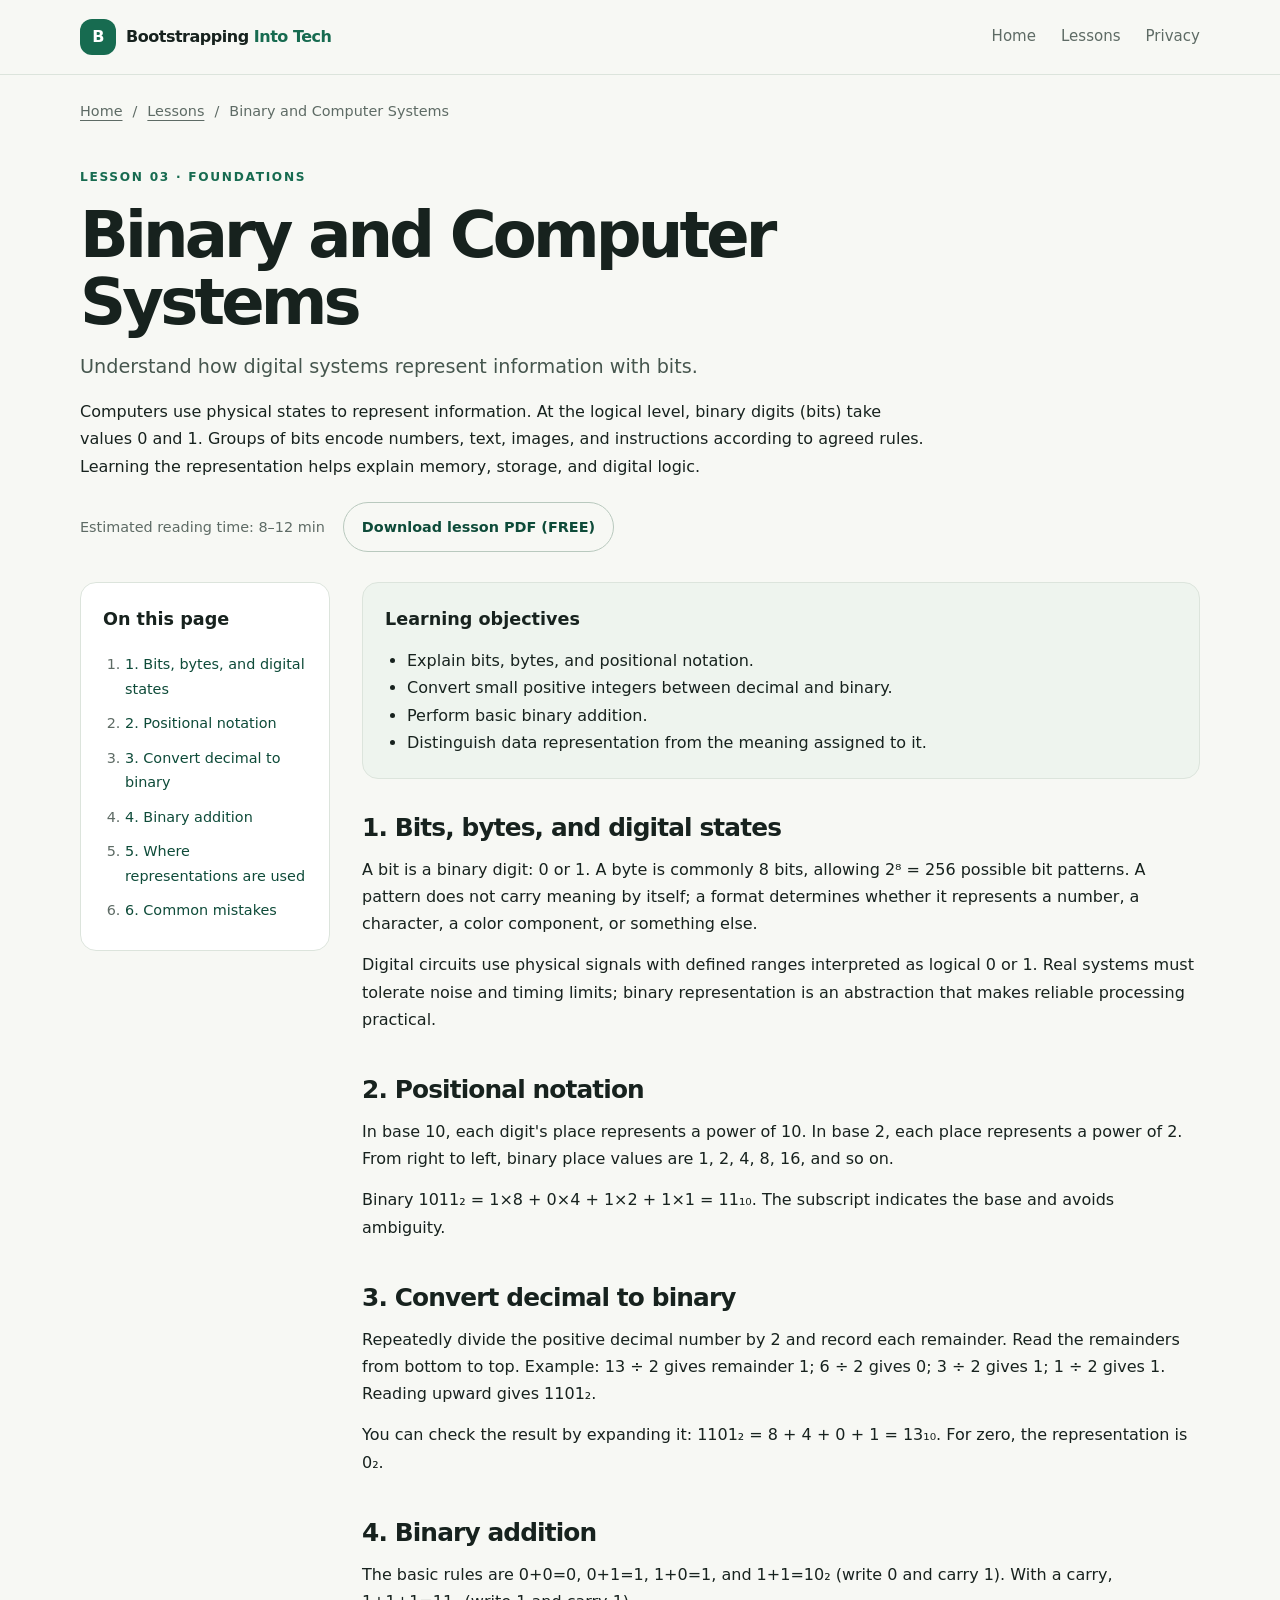
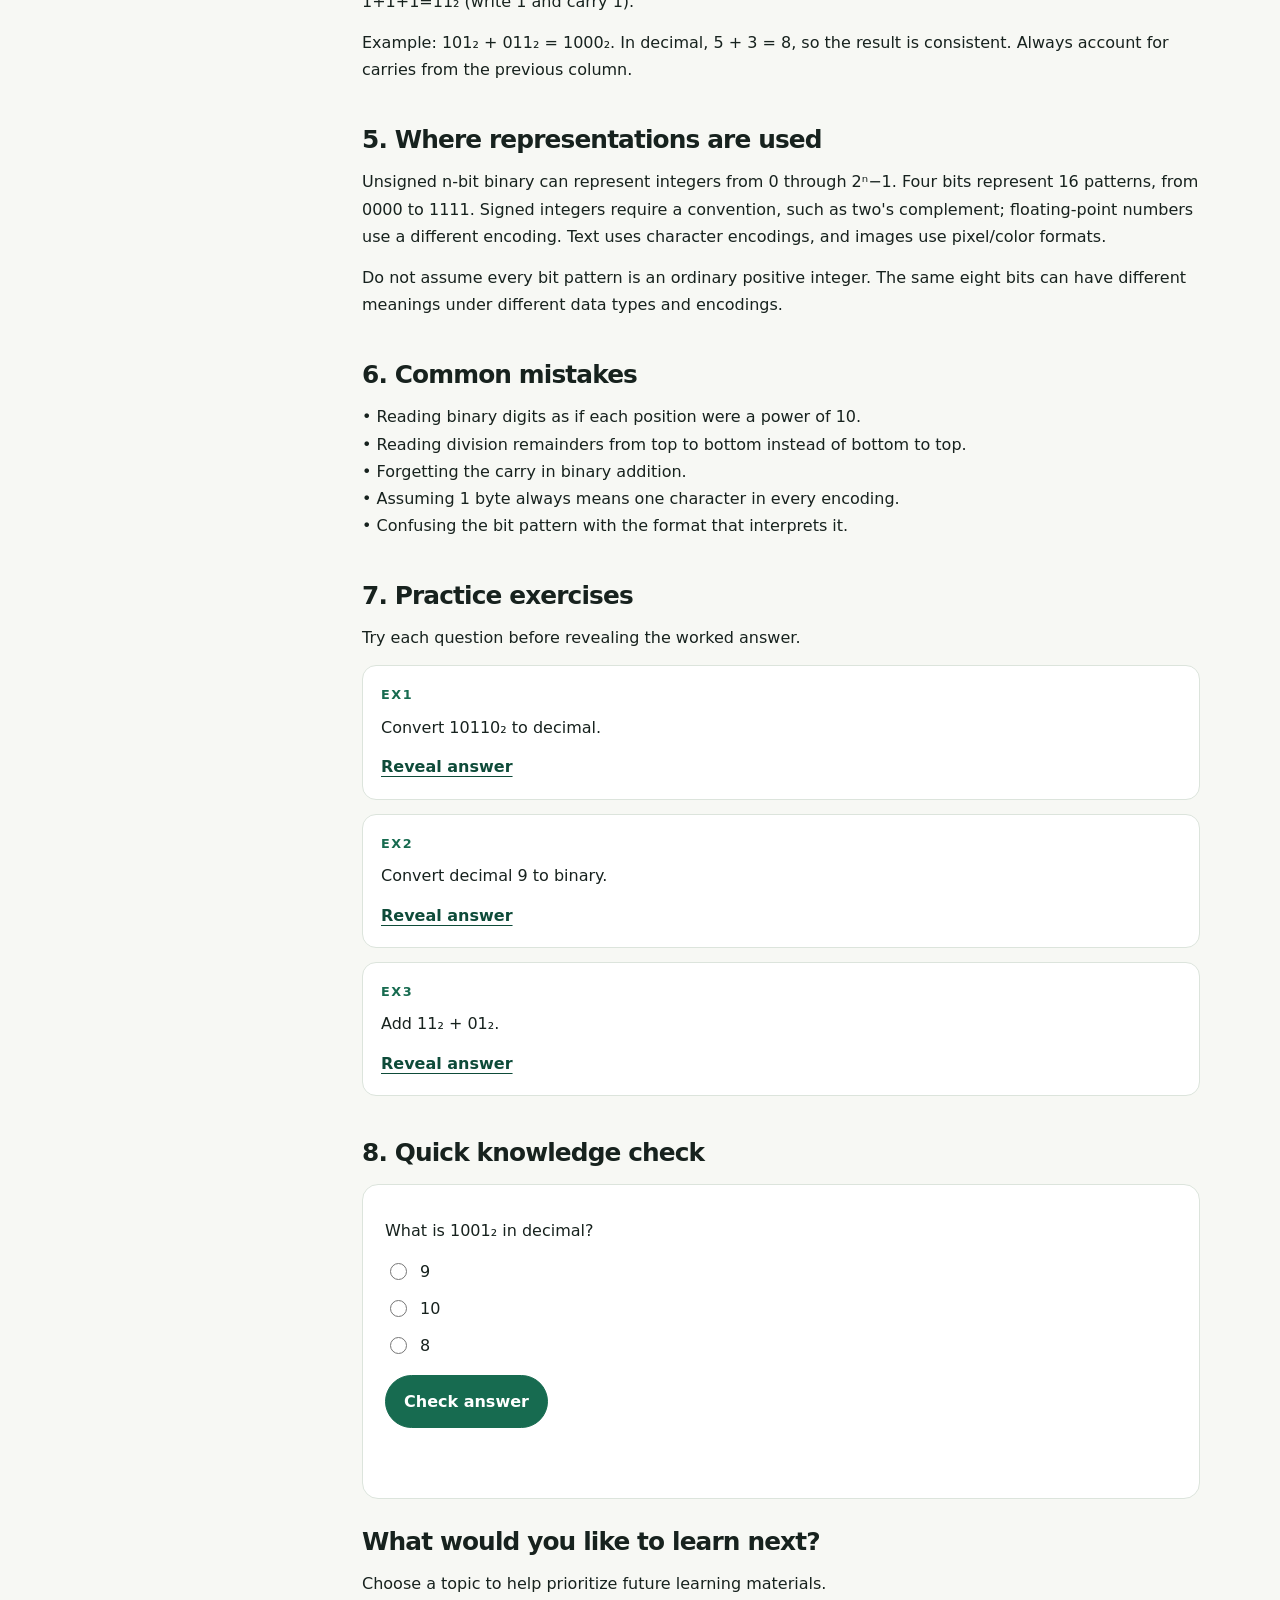
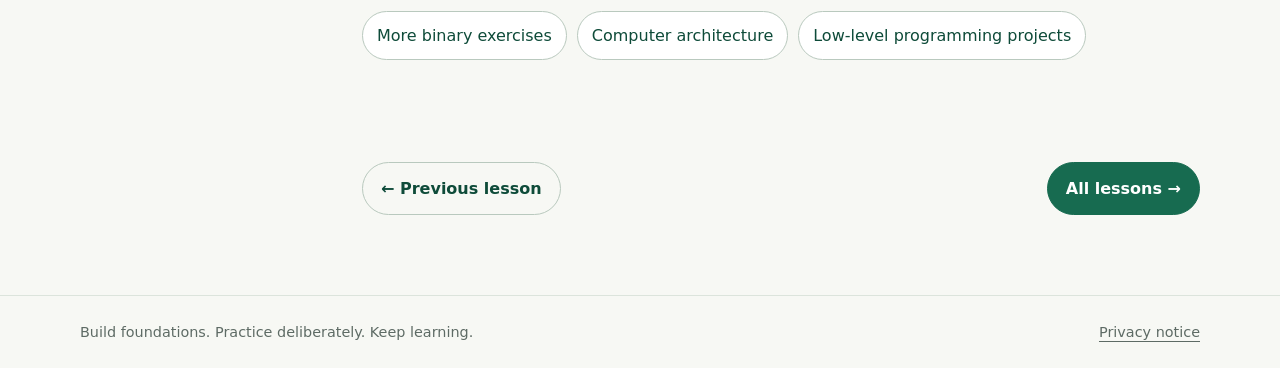
<file: lessons/03-binary-and-computer-systems.html>
<!doctype html><html lang="en"><head><meta charset="utf-8"><meta name="viewport" content="width=device-width, initial-scale=1"><meta name="description" content="Understand how digital systems represent information with bits."><title>Binary and Computer Systems | Bootstrapping Into Tech</title><link rel="stylesheet" href="../assets/css/styles.css">
<!-- Add your Umami tracking snippet here after configuring your real Website ID and script URL.
<script defer src="YOUR_UMAMI_TRACKING_SCRIPT_URL" data-website-id="YOUR_UMAMI_WEBSITE_ID"></script>
-->
<script defer src="../assets/js/main.js"></script></head>
<body data-page="lesson" data-lesson-id="03"><a class="skip-link" href="#main">Skip to content</a>
<header class="site-header"><div class="container header-inner"><a class="brand" href="../index.html"><span class="brand-mark">B</span><span>Bootstrapping <em>Into Tech</em></span></a><button class="menu-toggle" type="button" aria-expanded="false" aria-controls="primary-nav" aria-label="Open navigation"><span></span><span></span><span></span></button><nav id="primary-nav" class="primary-nav" aria-label="Main navigation"><a href="../index.html">Home</a><a href="../index.html#lessons">Lessons</a><a href="../privacy.html">Privacy</a></nav></div></header>
<main id="main" class="container lesson-layout"><div class="breadcrumbs"><a href="../index.html">Home</a><span>/</span><a href="../index.html#lessons">Lessons</a><span>/</span><span aria-current="page">Binary and Computer Systems</span></div>
<header class="lesson-hero"><p class="eyebrow">LESSON 03 · FOUNDATIONS</p><h1>Binary and Computer Systems</h1><p class="lead">Understand how digital systems represent information with bits.</p><p>Computers use physical states to represent information. At the logical level, binary digits (bits) take values 0 and 1. Groups of bits encode numbers, text, images, and instructions according to agreed rules. Learning the representation helps explain memory, storage, and digital logic.</p><div class="meta-row"><span>Estimated reading time: 8–12 min</span><a class="button secondary" href="../pdfs/03-binary-and-computer-systems.pdf" download data-pdf-download data-file-name="03-binary-and-computer-systems.pdf">Download lesson PDF (FREE)</a></div></header>
<div class="lesson-columns"><aside class="toc panel" aria-label="Table of contents"><h2>On this page</h2><ol><li><a href="#bits-bytes">1. Bits, bytes, and digital states</a></li><li><a href="#positional">2. Positional notation</a></li><li><a href="#conversion">3. Convert decimal to binary</a></li><li><a href="#addition">4. Binary addition</a></li><li><a href="#systems">5. Where representations are used</a></li><li><a href="#mistakes">6. Common mistakes</a></li></ol></aside><div class="lesson-content"><section class="panel objectives"><h2>Learning objectives</h2><ul><li>Explain bits, bytes, and positional notation.</li><li>Convert small positive integers between decimal and binary.</li><li>Perform basic binary addition.</li><li>Distinguish data representation from the meaning assigned to it.</li></ul></section>
<section class="content-section" id="bits-bytes"><h2>1. Bits, bytes, and digital states</h2>
<p>A bit is a binary digit: 0 or 1. A byte is commonly 8 bits, allowing 2⁸ = 256 possible bit patterns. A pattern does not carry meaning by itself; a format determines whether it represents a number, a character, a color component, or something else.</p>
<p>Digital circuits use physical signals with defined ranges interpreted as logical 0 or 1. Real systems must tolerate noise and timing limits; binary representation is an abstraction that makes reliable processing practical.</p>
</section><section class="content-section" id="positional"><h2>2. Positional notation</h2>
<p>In base 10, each digit&#x27;s place represents a power of 10. In base 2, each place represents a power of 2. From right to left, binary place values are 1, 2, 4, 8, 16, and so on.</p>
<p>Binary 1011₂ = 1×8 + 0×4 + 1×2 + 1×1 = 11₁₀. The subscript indicates the base and avoids ambiguity.</p>
</section><section class="content-section" id="conversion"><h2>3. Convert decimal to binary</h2>
<p>Repeatedly divide the positive decimal number by 2 and record each remainder. Read the remainders from bottom to top. Example: 13 ÷ 2 gives remainder 1; 6 ÷ 2 gives 0; 3 ÷ 2 gives 1; 1 ÷ 2 gives 1. Reading upward gives 1101₂.</p>
<p>You can check the result by expanding it: 1101₂ = 8 + 4 + 0 + 1 = 13₁₀. For zero, the representation is 0₂.</p>
</section><section class="content-section" id="addition"><h2>4. Binary addition</h2>
<p>The basic rules are 0+0=0, 0+1=1, 1+0=1, and 1+1=10₂ (write 0 and carry 1). With a carry, 1+1+1=11₂ (write 1 and carry 1).</p>
<p>Example: 101₂ + 011₂ = 1000₂. In decimal, 5 + 3 = 8, so the result is consistent. Always account for carries from the previous column.</p>
</section><section class="content-section" id="systems"><h2>5. Where representations are used</h2>
<p>Unsigned n-bit binary can represent integers from 0 through 2ⁿ−1. Four bits represent 16 patterns, from 0000 to 1111. Signed integers require a convention, such as two&#x27;s complement; floating-point numbers use a different encoding. Text uses character encodings, and images use pixel/color formats.</p>
<p>Do not assume every bit pattern is an ordinary positive integer. The same eight bits can have different meanings under different data types and encodings.</p>
</section><section class="content-section" id="mistakes"><h2>6. Common mistakes</h2>
<p>• Reading binary digits as if each position were a power of 10.<br>• Reading division remainders from top to bottom instead of bottom to top.<br>• Forgetting the carry in binary addition.<br>• Assuming 1 byte always means one character in every encoding.<br>• Confusing the bit pattern with the format that interprets it.</p>
</section>
<section class="content-section" id="practice"><h2>7. Practice exercises</h2><p>Try each question before revealing the worked answer.</p><article class="exercise" id="ex1" data-exercise-id="ex1"><h3>EX1</h3><p>Convert 10110₂ to decimal.</p><button class="text-button answer-toggle" type="button" aria-expanded="false" aria-controls="answer-ex1" data-answer-reveal data-exercise-id="ex1">Reveal answer</button><div class="answer" id="answer-ex1" hidden><p><strong>Answer:</strong> 10110₂ = 16 + 4 + 2 = 22₁₀.</p></div></article><article class="exercise" id="ex2" data-exercise-id="ex2"><h3>EX2</h3><p>Convert decimal 9 to binary.</p><button class="text-button answer-toggle" type="button" aria-expanded="false" aria-controls="answer-ex2" data-answer-reveal data-exercise-id="ex2">Reveal answer</button><div class="answer" id="answer-ex2" hidden><p><strong>Answer:</strong> 9 = 8 + 1, so 9₁₀ = 1001₂.</p></div></article><article class="exercise" id="ex3" data-exercise-id="ex3"><h3>EX3</h3><p>Add 11₂ + 01₂.</p><button class="text-button answer-toggle" type="button" aria-expanded="false" aria-controls="answer-ex3" data-answer-reveal data-exercise-id="ex3">Reveal answer</button><div class="answer" id="answer-ex3" hidden><p><strong>Answer:</strong> 11₂ (3) + 01₂ (1) = 100₂ (4).</p></div></article></section>
<section class="content-section" id="knowledge-check"><h2>8. Quick knowledge check</h2><div class="panel quiz" data-quiz data-correct="a"><p>What is 1001₂ in decimal?</p><form><label class="quiz-option"><input type="radio" name="quiz-03" value="a"> 9</label><label class="quiz-option"><input type="radio" name="quiz-03" value="b"> 10</label><label class="quiz-option"><input type="radio" name="quiz-03" value="c"> 8</label><button class="button" type="submit">Check answer</button></form><p class="quiz-feedback" aria-live="polite"></p></div></section>
<section class="content-section" id="next-topics"><h2>What would you like to learn next?</h2><p>Choose a topic to help prioritize future learning materials.</p><div class="topic-options"><button class="topic-option" type="button" data-topic-id="more_exercises" aria-pressed="false">More binary exercises</button><button class="topic-option" type="button" data-topic-id="computer_architecture" aria-pressed="false">Computer architecture</button><button class="topic-option" type="button" data-topic-id="programming_projects" aria-pressed="false">Low-level programming projects</button></div><p class="topic-feedback" aria-live="polite"></p></section><div class="lesson-pagination"><a class="button secondary" href="02-discrete-mathematics-and-logic.html">← Previous lesson</a><a class="button" href="../index.html">All lessons →</a></div></div></div></main>
<footer class="site-footer"><div class="container footer-inner"><p>Build foundations. Practice deliberately. Keep learning.</p><a href="../privacy.html">Privacy notice</a></div></footer></body></html>
</file>
<file: assets/css/styles.css>
/* Fully responsive, mobile-first stylesheet */
:root{--ink:#17221e;--muted:#5e6b65;--paper:#f7f8f4;--surface:#fff;--line:#dce4dc;--green:#176b50;--green-dark:#0e4b39;--lime:#d7f36a;--shadow:0 16px 44px rgba(20,43,32,.08);--radius:20px}
*{box-sizing:border-box}html{scroll-behavior:smooth;scroll-padding-top:5.5rem}body{margin:0;background:var(--paper);color:var(--ink);font:16px/1.7 system-ui,-apple-system,BlinkMacSystemFont,"Segoe UI",sans-serif;overflow-wrap:break-word}img,svg,video,iframe{max-width:100%;height:auto}a{color:var(--green-dark);text-underline-offset:4px}a:hover{color:#0a382b}button,input{font:inherit}a:focus-visible,button:focus-visible,input:focus-visible{outline:3px solid #b4ce27;outline-offset:3px}.container{width:min(1120px,calc(100% - 40px));margin-inline:auto}.skip-link{position:absolute;left:12px;top:-70px;background:#fff;padding:10px 14px;z-index:30}.skip-link:focus{top:12px}
.site-header{position:sticky;top:0;z-index:20;background:rgba(247,248,244,.96);backdrop-filter:blur(12px);border-bottom:1px solid var(--line)}.header-inner,.footer-inner{display:flex;align-items:center;justify-content:space-between;gap:24px;min-height:74px}.brand{display:flex;align-items:center;gap:10px;text-decoration:none;font-weight:800;letter-spacing:-.03em;color:var(--ink);min-width:0}.brand em{font-style:normal;color:var(--green)}.brand-mark{display:grid;place-items:center;flex:0 0 36px;width:36px;height:36px;border-radius:12px;background:var(--green);color:#fff;font-weight:900}.primary-nav{display:flex;align-items:center;gap:25px}.primary-nav a{text-decoration:none;color:var(--muted);font-size:.94rem}.primary-nav a[aria-current=page],.primary-nav a:hover{color:var(--green-dark)}.menu-toggle{display:none;border:1px solid var(--line);background:#fff;width:44px;height:42px;border-radius:12px;padding:10px;cursor:pointer}.menu-toggle span{display:block;height:2px;background:var(--green-dark);margin:4px 0;border-radius:2px}
.eyebrow{font-size:.76rem;letter-spacing:.14em;font-weight:800;color:var(--green);margin:0 0 14px}.hero{display:grid;grid-template-columns:minmax(0,1.1fr) minmax(280px,.9fr);align-items:center;gap:clamp(24px,5vw,55px);padding-block:clamp(44px,7vw,82px)}.hero h1{font-size:clamp(2.5rem,6vw,5rem);line-height:1.02;letter-spacing:-.065em;margin:0 0 24px}.hero h1 span{color:var(--green)}.lead{font-size:clamp(1.05rem,2vw,1.2rem);line-height:1.6;color:#46564e;max-width:720px}.hero-copy>.lead{max-width:620px}.hero-actions{display:flex;gap:12px;flex-wrap:wrap;margin:30px 0}.button{display:inline-flex;justify-content:center;align-items:center;gap:10px;padding:12px 18px;background:var(--green);color:#fff;border:1px solid var(--green);border-radius:999px;text-decoration:none;font-weight:750;cursor:pointer;transition:transform .15s ease,background .15s ease;max-width:100%}.button:hover{background:var(--green-dark);color:#fff;transform:translateY(-1px)}.button.secondary{background:transparent;color:var(--green-dark);border-color:#b9c9be}.button.secondary:hover{background:#edf2eb}.trust-row{display:flex;flex-wrap:wrap;gap:10px 18px;color:var(--muted);font-size:.88rem}.hero-visual{min-width:0;height:clamp(230px,31vw,340px);position:relative;display:grid;place-items:center;overflow:hidden;border-radius:clamp(24px,4vw,40px);background:linear-gradient(135deg,#e3eee6,#e7edf2);border:1px solid #d7e3d9}.orbit{position:absolute;border:1px solid rgba(23,107,80,.24);border-radius:50%;transform:rotate(-25deg);max-width:90%}.orbit-one{width:330px;height:190px}.orbit-two{width:250px;height:300px;transform:rotate(42deg)}.core{width:clamp(105px,12vw,132px);height:clamp(105px,12vw,132px);border-radius:35px;display:grid;place-content:center;text-align:center;background:var(--green);color:#fff;font-size:1.4rem;line-height:1.3;font-weight:850;box-shadow:0 18px 50px #176b503d;transform:rotate(-6deg)}.node{position:absolute;padding:7px 12px;background:#fff;border:1px solid #d7e3d9;border-radius:12px;font-weight:800;color:var(--green-dark);box-shadow:var(--shadow);font-size:.86rem;max-width:45%}.node-a{top:14%;left:8%}.node-b{right:6%;top:31%}.node-c{left:15%;bottom:12%}
.section{padding-block:48px 76px}.section-heading{display:flex;align-items:end;justify-content:space-between;gap:30px;margin-bottom:28px}.section-heading h2,.feature-inner h2,.how-section h2{font-size:clamp(1.8rem,4vw,2.7rem);letter-spacing:-.045em;line-height:1.15;margin:0}.section-heading>p{max-width:360px;color:var(--muted);margin:0}.lesson-grid{display:grid;grid-template-columns:repeat(3,minmax(0,1fr));gap:18px}.lesson-card{display:flex;flex-direction:column;min-width:0;min-height:300px;background:var(--surface);border:1px solid var(--line);border-radius:var(--radius);padding:clamp(18px,2.5vw,24px);box-shadow:0 8px 24px #102f1b06}.card-number{font-size:2rem;font-weight:850;letter-spacing:-.06em;color:var(--green)}.card-tag{font-size:.72rem;letter-spacing:.12em;color:var(--muted);font-weight:800;margin:15px 0 3px}.lesson-card h3{font-size:1.3rem;line-height:1.25;letter-spacing:-.03em;margin:8px 0}.lesson-card>p:not(.card-tag){color:var(--muted);margin:4px 0 25px}.card-bottom{display:flex;justify-content:space-between;align-items:end;gap:10px;flex-wrap:wrap;margin-top:auto;padding-top:18px;border-top:1px solid var(--line);font-size:.83rem}.card-bottom span{color:var(--muted)}.card-bottom a{font-weight:750;text-decoration:none;white-space:normal}.feature-band{background:#e7efe8;border-block:1px solid #d7e3d9}.feature-inner{display:grid;grid-template-columns:1fr 1fr;gap:clamp(22px,6vw,60px);align-items:center;padding-block:46px}.feature-inner>p{color:#4f6257;font-size:1.06rem}.how-section{display:grid;grid-template-columns:.7fr 1.3fr;gap:clamp(24px,5vw,55px)}.steps{display:grid;grid-template-columns:repeat(3,minmax(0,1fr));gap:18px}.steps article span{display:grid;place-items:center;width:34px;height:34px;border-radius:50%;background:var(--lime);font-weight:850}.steps h3{margin:12px 0 3px}.steps p{margin:0;color:var(--muted);font-size:.93rem}.site-footer{border-top:1px solid var(--line);color:var(--muted);font-size:.9rem}.footer-inner{min-height:72px}.footer-inner p{margin:0}.footer-inner a{color:var(--muted)}
.lesson-layout{padding-block:24px 70px}.breadcrumbs{display:flex;gap:10px;align-items:center;flex-wrap:wrap;color:var(--muted);font-size:.9rem;margin-bottom:26px}.breadcrumbs a{color:var(--muted)}.lesson-hero{max-width:850px;padding:18px 0 30px}.lesson-hero h1,.policy-page h1{font-size:clamp(2.4rem,5vw,4.3rem);line-height:1.05;letter-spacing:-.06em;margin:0 0 15px}.lesson-hero .lead{margin:0 0 16px}.meta-row{display:flex;gap:18px;align-items:center;flex-wrap:wrap;margin-top:22px;color:var(--muted);font-size:.9rem}.meta-row .button{font-size:.9rem}.lesson-columns{display:grid;grid-template-columns:minmax(210px,250px) minmax(0,1fr);gap:clamp(20px,3vw,32px);align-items:start}.panel{background:var(--surface);border:1px solid var(--line);border-radius:16px;padding:22px;min-width:0}.toc{position:sticky;top:96px}.toc h2,.objectives h2{font-size:1.1rem;margin:0 0 12px}.toc ol{padding-left:22px;margin:0}.toc li{padding:5px 0;color:var(--muted);font-size:.9rem}.toc a{text-decoration:none}.objectives{margin-bottom:26px;background:#eef4ee}.objectives ul{margin:0;padding-left:22px}.content-section{padding:8px 0 20px;scroll-margin-top:95px}.content-section h2{font-size:clamp(1.3rem,2.5vw,1.55rem);line-height:1.25;letter-spacing:-.035em;margin:0 0 12px}.content-section p{margin:10px 0 14px}.code-example{white-space:pre-wrap;overflow-wrap:anywhere;overflow-x:auto;max-width:100%;background:#16251f;color:#e5f2e8;padding:clamp(13px,3vw,20px);border-radius:14px;font:.9rem/1.65 ui-monospace,SFMono-Regular,Consolas,monospace}.exercise{border:1px solid var(--line);border-radius:14px;padding:18px;margin:14px 0;background:#fff;min-width:0}.exercise h3{font-size:.8rem;letter-spacing:.12em;color:var(--green);margin:0}.exercise p{margin:8px 0 12px}.text-button{background:none;border:0;padding:0;color:var(--green-dark);font-weight:750;text-decoration:underline;text-underline-offset:4px;cursor:pointer}.answer{background:#eef4ee;padding:10px 14px;border-radius:10px;margin-top:12px}.answer p{margin:0}.quiz{margin-top:15px}.quiz form{display:grid;gap:10px}.quiz-option{display:flex;gap:10px;align-items:flex-start;min-width:0}.quiz-option input{accent-color:var(--green);width:17px;height:17px;flex:0 0 17px;margin-top:5px}.quiz form .button{justify-self:start;margin-top:5px}.quiz-feedback,.topic-feedback{font-weight:700;color:var(--green-dark);min-height:1.5em}.topic-options{display:flex;flex-wrap:wrap;gap:10px}.topic-option{border:1px solid #b9c9be;background:#fff;color:var(--green-dark);border-radius:999px;padding:10px 14px;cursor:pointer;max-width:100%}.topic-option:hover,.topic-option[aria-pressed=true]{background:#e6f1e8;border-color:var(--green)}.lesson-pagination{display:flex;justify-content:space-between;gap:12px;flex-wrap:wrap;margin:34px 0 10px}.policy-page{max-width:850px;padding-block:30px 80px}.policy-page section{padding:14px 0;border-bottom:1px solid var(--line)}.policy-page h2{font-size:1.3rem;margin-bottom:5px}.policy-page p{color:#46564e}.policy-page>.button{margin-top:25px}
@media(max-width:900px){.hero{grid-template-columns:minmax(0,1fr) minmax(250px,.8fr)}.lesson-grid{grid-template-columns:repeat(2,minmax(0,1fr))}.lesson-card:last-child{grid-column:1/-1;min-height:240px}.lesson-columns{grid-template-columns:1fr}.toc{position:static}.toc ol{columns:2;column-gap:24px}.toc li{break-inside:avoid}.how-section{grid-template-columns:1fr;gap:22px}}
@media(max-width:680px){.container{width:min(100% - 32px,1120px)}.header-inner{min-height:66px;gap:12px}.brand{font-size:.92rem}.brand-mark{flex-basis:32px;width:32px;height:32px}.menu-toggle{display:block;flex:0 0 44px}.primary-nav{display:none;position:absolute;top:calc(100% + 1px);left:0;right:0;background:var(--paper);padding:12px 16px 18px;border-bottom:1px solid var(--line);box-shadow:0 12px 20px #17221e0c;flex-direction:column;align-items:stretch;gap:0}.primary-nav.is-open{display:flex}.primary-nav a{padding:12px 8px;border-radius:8px}.primary-nav a:hover{background:#edf2eb}.hero{grid-template-columns:1fr;padding-block:42px 52px;gap:28px}.hero h1{font-size:clamp(2.5rem,11vw,3.5rem)}.hero-visual{height:245px}.section{padding-block:36px 52px}.section-heading{display:block}.section-heading>p{margin-top:12px}.lesson-grid{grid-template-columns:1fr}.lesson-card,.lesson-card:last-child{grid-column:auto;min-height:unset}.card-bottom{margin-top:10px}.feature-inner{grid-template-columns:1fr;gap:12px;padding-block:34px}.steps{grid-template-columns:1fr;gap:20px}.steps article{display:grid;grid-template-columns:36px 1fr;column-gap:12px;align-items:start}.steps article span{grid-row:span 2}.steps h3{margin:0}.steps p{grid-column:2}.lesson-layout{padding-block:18px 48px}.breadcrumbs{margin-bottom:18px}.lesson-hero{padding-top:10px}.lesson-hero h1,.policy-page h1{font-size:clamp(2.2rem,10vw,3.3rem)}.meta-row{align-items:flex-start;flex-direction:column;gap:12px}.panel{padding:18px}.toc ol{columns:1}.content-section{scroll-margin-top:78px}.lesson-pagination .button{flex:1 1 auto}.footer-inner{align-items:flex-start;flex-direction:column;gap:4px;padding-block:16px}}
@media(max-width:380px){.container{width:calc(100% - 24px)}.hero-actions{align-items:stretch;flex-direction:column}.hero-actions .button{width:100%}.trust-row{display:grid;gap:6px}.hero-visual{height:210px}.node{font-size:.75rem;padding:6px 9px}.card-bottom{align-items:flex-start;flex-direction:column}.panel{padding:15px}.exercise{padding:14px}.button{white-space:normal;text-align:center}}
@media(prefers-reduced-motion:reduce){*,*::before,*::after{scroll-behavior:auto!important;transition:none!important;animation:none!important}}
</file>
